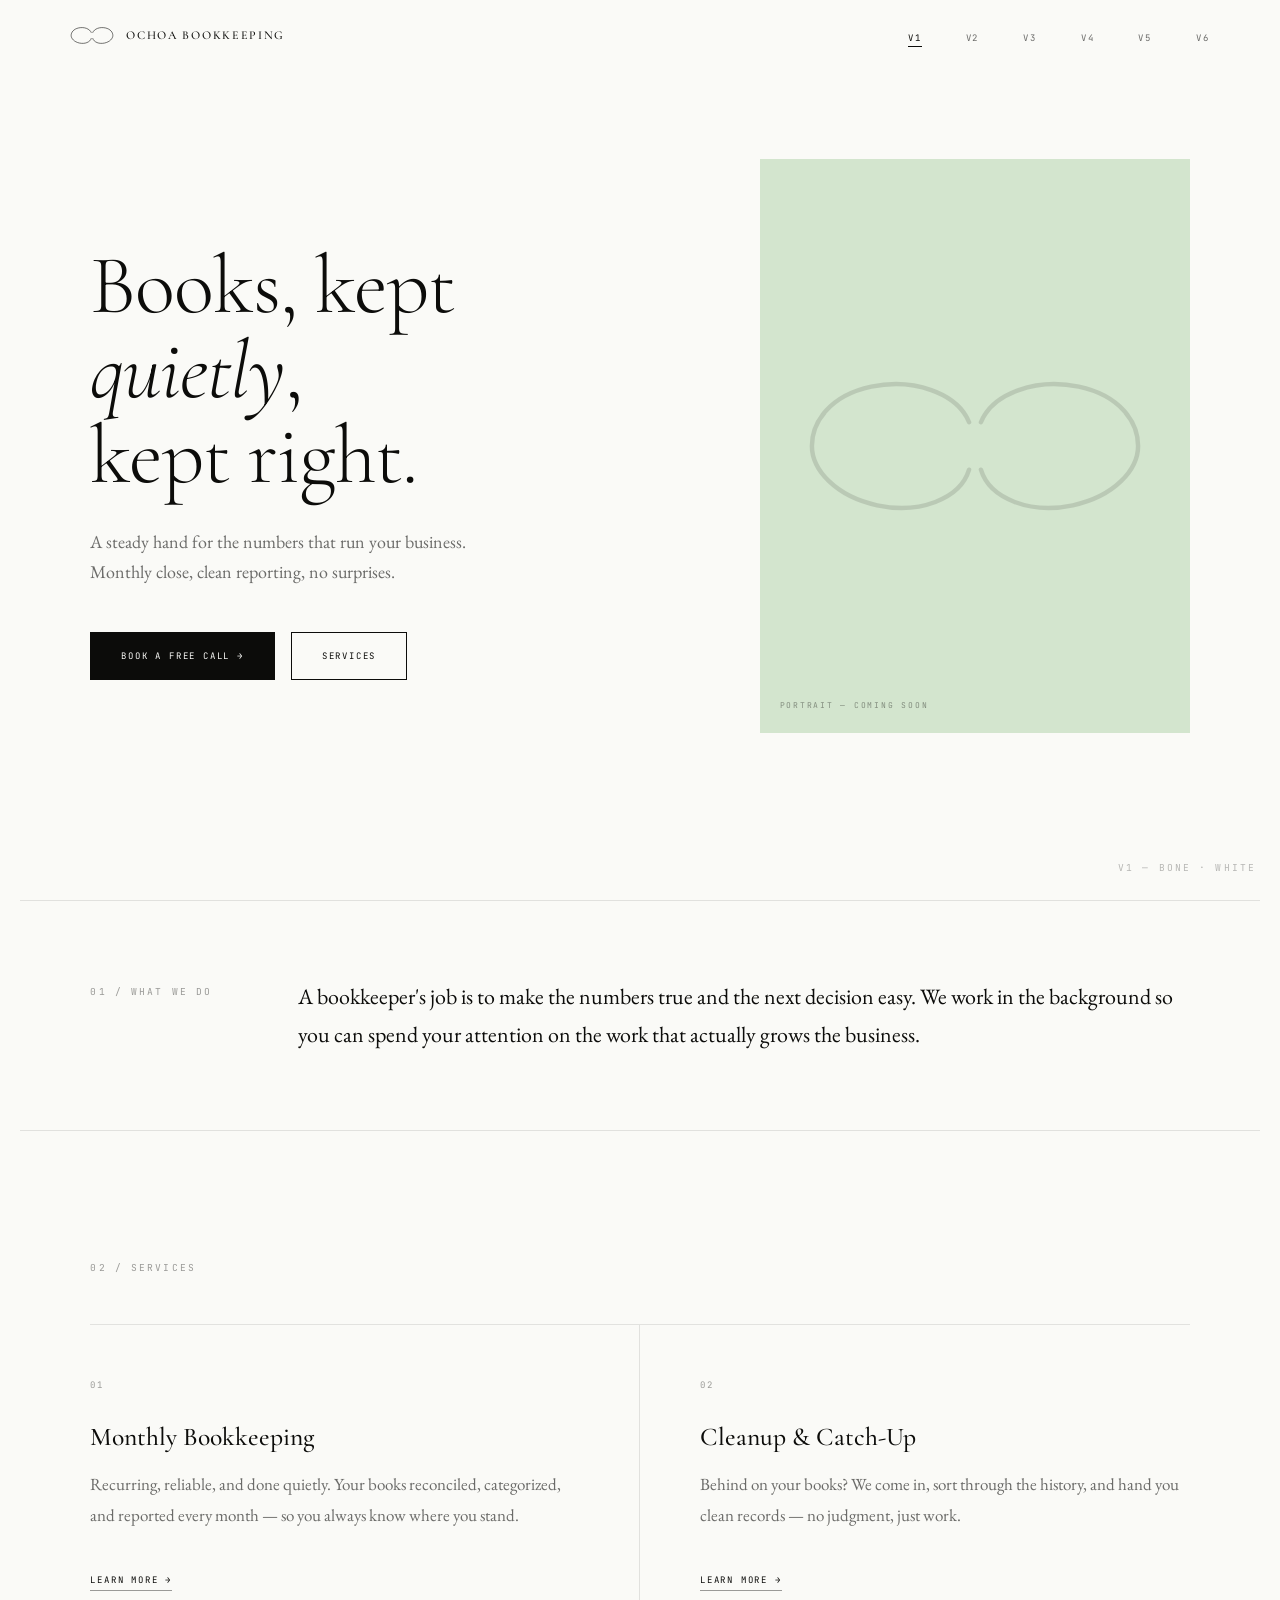
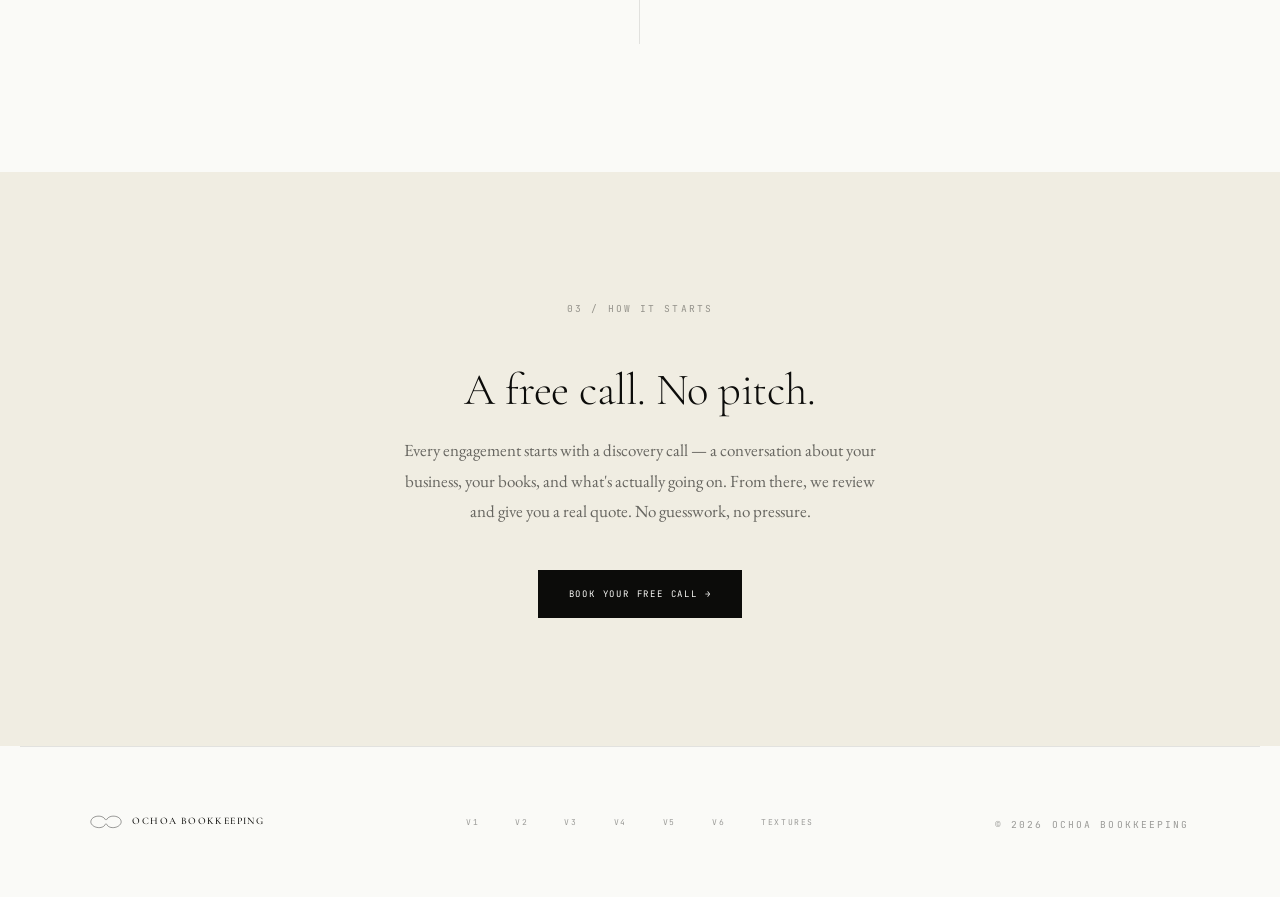
<file: index.html>
<!DOCTYPE html>
<html lang="en">
<head>
  <meta charset="UTF-8">
  <meta name="viewport" content="width=device-width, initial-scale=1.0">
  <title>V1 — Bone · White — Ochoa Bookkeeping</title>
  <link rel="preconnect" href="https://fonts.googleapis.com">
  <link rel="preconnect" href="https://fonts.gstatic.com" crossorigin>
  <link href="https://fonts.googleapis.com/css2?family=Cormorant+Garamond:ital,wght@0,300;0,400;0,500;0,600;1,300;1,400;1,500&family=EB+Garamond:ital,wght@0,400;0,500;1,400&family=JetBrains+Mono:wght@400;500&display=swap" rel="stylesheet">
  <link rel="stylesheet" href="style.css">
</head>
<body>

  <!-- NAV -->
  <nav class="nav">
    <a href="index.html" class="nav-logo">
      <svg class="logo-mark animated" viewBox="0 0 116 50" fill="none" xmlns="http://www.w3.org/2000/svg" aria-hidden="true">
        <path d="M56 17C52 7 37 2 23 5C9 8 3 17 3 25C3 33 11 42 25 45C39 48 53 43 56 33" stroke="currentColor" stroke-width="1.5" stroke-linecap="round" fill="none"/>
        <path d="M60 33C63 43 77 48 91 45C105 42 113 33 113 25C113 17 107 8 93 5C79 2 64 7 60 17" stroke="currentColor" stroke-width="1.5" stroke-linecap="round" fill="none"/>
      </svg>
      <span class="wordmark">Ochoa Bookkeeping</span>
    </a>

    <ul class="nav-links" role="list">
      <li><a href="index.html" title="Bone · White">V1</a></li>
      <li><a href="v2.html"    title="Sage · White">V2</a></li>
      <li><a href="v3.html"    title="Bone · White · Full Texture">V3</a></li>
      <li><a href="v4.html"    title="Sage · White · Full Texture">V4</a></li>
      <li><a href="v5.html"    title="Bone · White · Texture on White">V5</a></li>
      <li><a href="v6.html"    title="Sage · White · Texture on White">V6</a></li>
    </ul>

    <button class="nav-toggle" aria-label="Open menu">
      <span></span><span></span>
    </button>
  </nav>

  <!-- MOBILE MENU -->
  <div class="mobile-menu" role="dialog" aria-label="Version navigation">
    <a href="index.html">V1 — Bone · White</a>
    <a href="v2.html">V2 — Sage · White</a>
    <a href="v3.html">V3 — Bone · Full Texture</a>
    <a href="v4.html">V4 — Sage · Full Texture</a>
    <a href="v5.html">V5 — Bone · White Texture</a>
    <a href="v6.html">V6 — Sage · White Texture</a>
  </div>

  <!-- HERO -->
  <section class="hero">
    <div class="hero-text">
      <h1 class="display">Books, kept <em>quietly</em>,<br>kept right.</h1>
      <p class="hero-sub">A steady hand for the numbers that run your business. Monthly close, clean reporting, no surprises.</p>
      <div class="hero-actions">
        <a href="#" class="btn btn-primary">Book a Free Call →</a>
        <a href="#" class="btn btn-ghost">Services</a>
      </div>
    </div>
    <div class="hero-image">
      <div class="hero-img-box">
        <svg class="mark-bg logo-mark" viewBox="0 0 116 50" fill="none" aria-hidden="true">
          <path d="M56 17C52 7 37 2 23 5C9 8 3 17 3 25C3 33 11 42 25 45C39 48 53 43 56 33" stroke="currentColor" stroke-width="1.5" stroke-linecap="round" fill="none"/>
          <path d="M60 33C63 43 77 48 91 45C105 42 113 33 113 25C113 17 107 8 93 5C79 2 64 7 60 17" stroke="currentColor" stroke-width="1.5" stroke-linecap="round" fill="none"/>
        </svg>
        <span class="mono">Portrait — Coming Soon</span>
      </div>
    </div>
  </section>

  <!-- INTRO STRIP -->
  <div class="intro-strip reveal">
    <span class="label">01 / What we do</span>
    <p class="large-p">A bookkeeper's job is to make the numbers true and the next decision easy. We work in the background so you can spend your attention on the work that actually grows the business.</p>
  </div>

  <!-- SERVICES PREVIEW -->
  <section class="services-preview">
    <span class="label reveal">02 / Services</span>
    <div class="svc-cards">
      <div class="svc-card reveal">
        <span class="card-num">01</span>
        <h3>Monthly Bookkeeping</h3>
        <p>Recurring, reliable, and done quietly. Your books reconciled, categorized, and reported every month — so you always know where you stand.</p>
        <a href="#" class="link-arrow">Learn more →</a>
      </div>
      <div class="svc-card reveal reveal-d2">
        <span class="card-num">02</span>
        <h3>Cleanup &amp; Catch-Up</h3>
        <p>Behind on your books? We come in, sort through the history, and hand you clean records — no judgment, just work.</p>
        <a href="#" class="link-arrow">Learn more →</a>
      </div>
    </div>
  </section>

  <!-- PROCESS TEASER -->
  <section class="process-teaser">
    <span class="label reveal">03 / How it starts</span>
    <h2 class="reveal reveal-d1">A free call. No pitch.</h2>
    <p class="reveal reveal-d2">Every engagement starts with a discovery call — a conversation about your business, your books, and what's actually going on. From there, we review and give you a real quote. No guesswork, no pressure.</p>
    <a href="#" class="btn btn-primary reveal reveal-d3">Book your free call →</a>
  </section>

  <!-- FOOTER -->
  <footer class="site-footer">
    <div class="footer-logo">
      <svg class="logo-mark" viewBox="0 0 116 50" fill="none" aria-hidden="true">
        <path d="M56 17C52 7 37 2 23 5C9 8 3 17 3 25C3 33 11 42 25 45C39 48 53 43 56 33" stroke="currentColor" stroke-width="1.5" stroke-linecap="round" fill="none"/>
        <path d="M60 33C63 43 77 48 91 45C105 42 113 33 113 25C113 17 107 8 93 5C79 2 64 7 60 17" stroke="currentColor" stroke-width="1.5" stroke-linecap="round" fill="none"/>
      </svg>
      <span class="wordmark">Ochoa Bookkeeping</span>
    </div>
    <nav class="footer-nav" aria-label="Version navigation">
      <a href="index.html">V1</a>
      <a href="v2.html">V2</a>
      <a href="v3.html">V3</a>
      <a href="v4.html">V4</a>
      <a href="v5.html">V5</a>
      <a href="v6.html">V6</a>
      <a href="textures.html">Textures</a>
    </nav>
    <div class="footer-copy">
      <span class="mono">© 2026 Ochoa Bookkeeping</span>
    </div>
  </footer>

  <div class="v-badge"><span class="mono">V1 — Bone · White</span></div>
  <script src="script.js"></script>
</body>
</html>
</file>
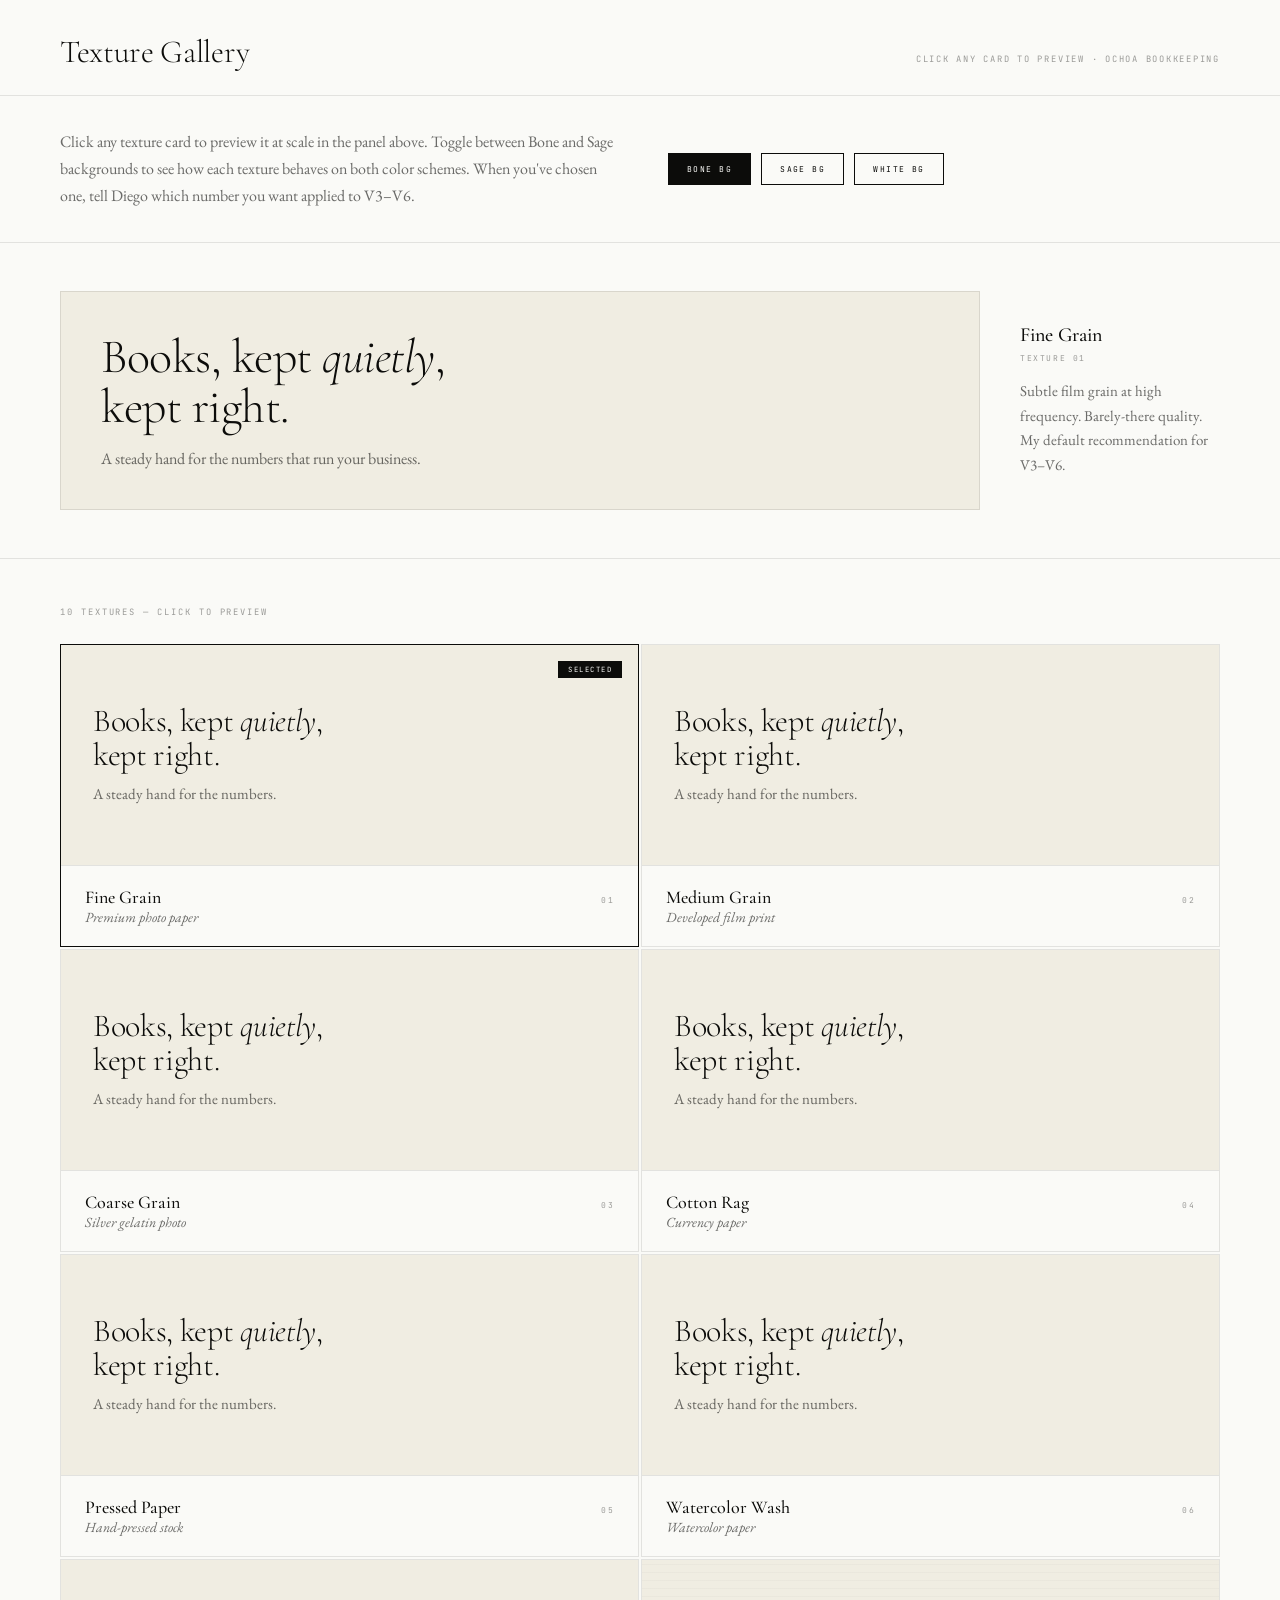
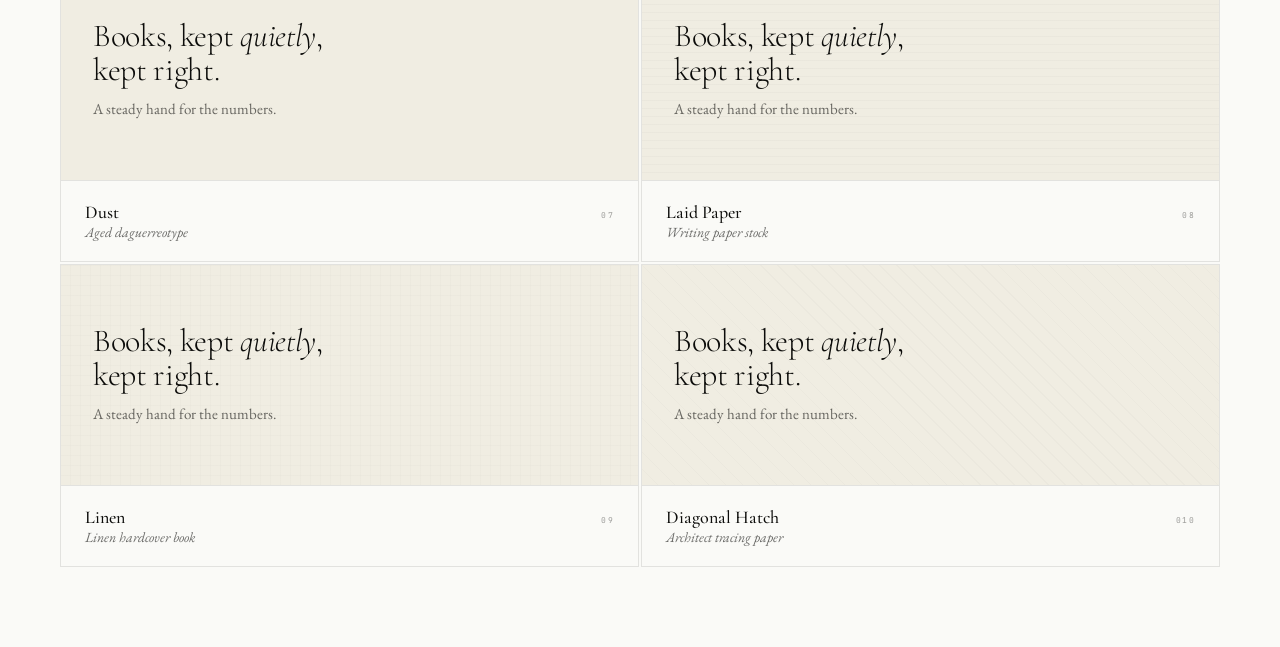
<file: textures.html>
<!DOCTYPE html>
<html lang="en">
<head>
  <meta charset="UTF-8">
  <meta name="viewport" content="width=device-width, initial-scale=1.0">
  <title>Texture Gallery — Ochoa Bookkeeping</title>
  <link rel="preconnect" href="https://fonts.googleapis.com">
  <link rel="preconnect" href="https://fonts.gstatic.com" crossorigin>
  <link href="https://fonts.googleapis.com/css2?family=Cormorant+Garamond:ital,wght@0,300;0,400;0,500;1,300;1,400&family=EB+Garamond:ital,wght@0,400;1,400&family=JetBrains+Mono:wght@400&display=swap" rel="stylesheet">
  <style>
    :root {
      --paper: #FAFAF7;
      --bone:  #F0EDE2;
      --sage:  #F1F5EE;
      --ink:   #0C0C0A;
      --ink-40: rgba(12,12,10,.4);
      --ink-60: rgba(12,12,10,.6);
      --ink-10: rgba(12,12,10,.1);
      --font-d: 'Cormorant Garamond', Georgia, serif;
      --font-b: 'EB Garamond', Georgia, serif;
      --font-m: 'JetBrains Mono', monospace;
    }
    *,*::before,*::after{box-sizing:border-box;margin:0;padding:0}
    html{-webkit-font-smoothing:antialiased}
    body{background:var(--paper);color:var(--ink);font-family:var(--font-b)}

    /* --- NAV --- */
    .bar{
      padding: 32px 60px 24px;
      border-bottom: 1px solid var(--ink-10);
      display: flex; align-items: baseline; justify-content: space-between;
    }
    .bar h1{font-family:var(--font-d);font-weight:300;font-size:2rem;letter-spacing:-.01em}
    .bar p{font-family:var(--font-m);font-size:.55rem;letter-spacing:.2em;text-transform:uppercase;color:var(--ink-40)}

    /* --- INSTRUCTION --- */
    .instruction{
      padding: 32px 60px;
      display:flex; gap:48px; align-items:center;
      border-bottom: 1px solid var(--ink-10);
    }
    .instruction p{font-size:1rem;color:var(--ink-60);line-height:1.7;max-width:560px}
    .scheme-btns{display:flex;gap:10px;flex-shrink:0}
    .scheme-btn{
      font-family:var(--font-m);font-size:.5rem;letter-spacing:.18em;text-transform:uppercase;
      padding:10px 18px;border:1px solid var(--ink);background:transparent;cursor:pointer;
      transition:background .2s,color .2s;color:var(--ink);white-space:nowrap;
    }
    .scheme-btn.active,.scheme-btn:hover{background:var(--ink);color:var(--paper)}

    /* --- PREVIEW BAND --- */
    .preview-band{
      padding: 48px 60px;
      border-bottom: 1px solid var(--ink-10);
      display:flex; gap:40px; align-items:center;
    }
    .preview-band-inner{
      flex:1;
      min-height:200px;
      display:flex;flex-direction:column;justify-content:center;
      padding:40px;
      border:1px solid var(--ink-10);
      transition:background-image .1s;
      position:relative;
      overflow:hidden;
    }
    .preview-band-inner::after{
      content:'';position:absolute;inset:0;
      background-image:var(--preview-tex);
      background-size:var(--preview-size, 250px) var(--preview-size, 250px);
      opacity:var(--preview-opacity, 0.042);
      pointer-events:none;
    }
    .preview-band-inner h2{
      font-family:var(--font-d);font-weight:300;font-size:3rem;
      letter-spacing:-.01em;line-height:1.05;
      margin-bottom:16px;position:relative;z-index:1;
    }
    .preview-band-inner h2 em{font-style:italic;font-weight:300}
    .preview-band-inner p{font-size:1rem;color:var(--ink-60);position:relative;z-index:1}
    .preview-label{
      width:200px;flex-shrink:0;
    }
    .preview-label .ptitle{
      font-family:var(--font-d);font-size:1.25rem;font-weight:500;
      display:block;margin-bottom:6px;
    }
    .preview-label .pmono{
      font-family:var(--font-m);font-size:.5rem;letter-spacing:.2em;
      text-transform:uppercase;color:var(--ink-40);display:block;margin-bottom:16px;
    }
    .preview-label .pdesc{
      font-size:.9375rem;color:var(--ink-60);line-height:1.65;
    }

    /* --- GRID --- */
    .grid-head{
      padding: 40px 60px 24px;
    }
    .grid-head span{
      font-family:var(--font-m);font-size:.55rem;letter-spacing:.22em;text-transform:uppercase;
      color:var(--ink-40);
    }
    .grid{
      display:grid;
      grid-template-columns:repeat(2,1fr);
      gap:2px;
      padding:0 60px 80px;
    }
    .tex-card{
      border:1px solid var(--ink-10);
      cursor:pointer;
      position:relative;
      overflow:hidden;
      transition:border-color .2s;
    }
    .tex-card:hover,.tex-card.selected{border-color:var(--ink)}
    .tex-card.selected::before{
      content:'SELECTED';
      position:absolute;top:16px;right:16px;
      font-family:var(--font-m);font-size:.45rem;letter-spacing:.2em;
      background:var(--ink);color:var(--paper);padding:4px 10px;
      z-index:10;
    }

    /* Swatch area */
    .swatch{
      height:220px;
      position:relative;
      overflow:hidden;
      transition:background .2s;
    }
    .swatch-tex{
      position:absolute;inset:0;
      background-size:250px 250px;
      background-repeat:repeat;
    }
    .swatch-text{
      position:absolute;inset:0;
      display:flex;flex-direction:column;justify-content:center;
      padding:32px;
    }
    .swatch-text h3{
      font-family:var(--font-d);font-weight:300;font-size:2rem;
      letter-spacing:-.01em;line-height:1.05;margin-bottom:10px;
    }
    .swatch-text h3 em{font-style:italic}
    .swatch-text p{font-size:.9375rem;color:var(--ink-60);line-height:1.65}

    /* Card footer */
    .card-foot{
      padding:20px 24px;
      border-top:1px solid var(--ink-10);
      display:flex;align-items:baseline;justify-content:space-between;
      gap:16px;
    }
    .tex-name{
      font-family:var(--font-d);font-weight:500;font-size:1.125rem;
    }
    .tex-desc{
      font-family:var(--font-m);font-size:.5rem;letter-spacing:.16em;text-transform:uppercase;
      color:var(--ink-40);
    }
    .tex-vibe{
      font-family:var(--font-b);font-size:.875rem;color:var(--ink-60);font-style:italic;
    }

    @media(max-width:800px){
      .bar,.instruction,.preview-band,.grid-head{padding-left:24px;padding-right:24px}
      .grid{grid-template-columns:1fr;padding-left:24px;padding-right:24px}
      .instruction{flex-direction:column;gap:20px}
      .preview-band{flex-direction:column}
      .preview-label{width:auto}
    }
  </style>
</head>
<body>

<div class="bar">
  <h1>Texture Gallery</h1>
  <p>Click any card to preview · Ochoa Bookkeeping</p>
</div>

<div class="instruction">
  <p>Click any texture card to preview it at scale in the panel above. Toggle between Bone and Sage backgrounds to see how each texture behaves on both color schemes. When you've chosen one, tell Diego which number you want applied to V3–V6.</p>
  <div class="scheme-btns">
    <button class="scheme-btn active" data-scheme="bone">Bone bg</button>
    <button class="scheme-btn" data-scheme="sage">Sage bg</button>
    <button class="scheme-btn" data-scheme="white">White bg</button>
  </div>
</div>

<!-- LIVE PREVIEW BAND -->
<div class="preview-band">
  <div class="preview-band-inner" id="preview-box" style="background:var(--bone);">
    <h2>Books, kept <em>quietly</em>,<br>kept right.</h2>
    <p>A steady hand for the numbers that run your business.</p>
  </div>
  <div class="preview-label">
    <span class="ptitle" id="preview-name">Fine Grain</span>
    <span class="pmono" id="preview-num">Texture 01</span>
    <p class="pdesc" id="preview-desc">Subtle film grain. The default pick — reads like premium photo paper at any scale.</p>
  </div>
</div>

<div class="grid-head">
  <span>10 Textures — click to preview</span>
</div>

<div class="grid" id="tex-grid">
  <!-- Cards injected by JS -->
</div>

<script>
const TEXTURES = [
  {
    id: 1,
    name: 'Fine Grain',
    vibe: 'Premium photo paper',
    desc: 'Subtle film grain at high frequency. Barely-there quality. My default recommendation for V3–V6.',
    size: 250,
    opacity: 0.042,
    css: buildNoise('fractalNoise', '0.65', 3, 1)
  },
  {
    id: 2,
    name: 'Medium Grain',
    vibe: 'Developed film print',
    desc: 'One step coarser than fine grain. Still elegant — reads more like a matte print.',
    size: 280,
    opacity: 0.048,
    css: buildNoise('fractalNoise', '0.45', 4, 1)
  },
  {
    id: 3,
    name: 'Coarse Grain',
    vibe: 'Silver gelatin photo',
    desc: 'Clearly visible grain structure. Bold texture statement — best used lightly.',
    size: 320,
    opacity: 0.038,
    css: buildNoise('fractalNoise', '0.25', 5, 1)
  },
  {
    id: 4,
    name: 'Cotton Rag',
    vibe: 'Currency paper',
    desc: 'Anisotropic noise — stronger in one axis. Creates the faint fiber look of cotton rag stock.',
    size: 260,
    opacity: 0.052,
    css: buildNoise('fractalNoise', '0.35 0.06', 4, 1)
  },
  {
    id: 5,
    name: 'Pressed Paper',
    vibe: 'Hand-pressed stock',
    desc: 'Low-frequency, high-octave noise. Organic, slightly uneven — like a letterpress impression.',
    size: 400,
    opacity: 0.038,
    css: buildNoise('fractalNoise', '0.15', 6, 1)
  },
  {
    id: 6,
    name: 'Watercolor Wash',
    vibe: 'Watercolor paper',
    desc: 'Non-fractal turbulence at very low frequency. Creates soft tonal variation, like a gentle wash.',
    size: 500,
    opacity: 0.035,
    css: buildNoise('turbulence', '0.02 0.04', 4, 1)
  },
  {
    id: 7,
    name: 'Dust',
    vibe: 'Aged daguerreotype',
    desc: 'Very high frequency, single octave. Fine random speckle — like dust particles on old paper.',
    size: 200,
    opacity: 0.055,
    css: buildNoise('fractalNoise', '0.9', 1, 1)
  },
  {
    id: 8,
    name: 'Laid Paper',
    vibe: 'Writing paper stock',
    desc: 'Faint horizontal lines, like traditional laid writing paper. Clean, quiet, very editorial.',
    size: null,
    opacity: 1,
    css: "repeating-linear-gradient(0deg, transparent 0px, transparent 7px, rgba(12,12,10,0.022) 7px, rgba(12,12,10,0.022) 8px)"
  },
  {
    id: 9,
    name: 'Linen',
    vibe: 'Linen hardcover book',
    desc: 'Fine crosshatch at very low opacity. Suggests fabric without shouting it.',
    size: null,
    opacity: 1,
    css: "repeating-linear-gradient(0deg,transparent 0,transparent 9px,rgba(12,12,10,0.016) 9px,rgba(12,12,10,0.016) 10px),repeating-linear-gradient(90deg,transparent 0,transparent 9px,rgba(12,12,10,0.016) 9px,rgba(12,12,10,0.016) 10px)"
  },
  {
    id: 10,
    name: 'Diagonal Hatch',
    vibe: 'Architect tracing paper',
    desc: 'Subtle 45° diagonal lines. Adds directionality and a quiet precision to the surface.',
    size: null,
    opacity: 1,
    css: "repeating-linear-gradient(45deg,transparent 0,transparent 11px,rgba(12,12,10,0.018) 11px,rgba(12,12,10,0.018) 12px)"
  }
];

function buildNoise(type, freq, octaves, opacity) {
  const svg = `<svg xmlns='http://www.w3.org/2000/svg' width='300' height='300'><filter id='n'><feTurbulence type='${type}' baseFrequency='${freq}' numOctaves='${octaves}' stitchTiles='stitch'/></filter><rect width='300' height='300' filter='url(%23n)' opacity='${opacity}'/></svg>`;
  return `url("data:image/svg+xml,${encodeURIComponent(svg).replace(/%20/g,'+')}")`;
}

// Also update TEXTURES after function definition
TEXTURES[0].css = buildNoise('fractalNoise', '0.65', 3, 1);
TEXTURES[1].css = buildNoise('fractalNoise', '0.45', 4, 1);
TEXTURES[2].css = buildNoise('fractalNoise', '0.25', 5, 1);
TEXTURES[3].css = buildNoise('fractalNoise', '0.35 0.06', 4, 1);
TEXTURES[4].css = buildNoise('fractalNoise', '0.15', 6, 1);
TEXTURES[5].css = buildNoise('turbulence', '0.02 0.04', 4, 1);
TEXTURES[6].css = buildNoise('fractalNoise', '0.9', 1, 1);

let currentScheme = 'bone';
let selectedId = 1;

const schemeColors = { bone: '#F0EDE2', sage: '#F1F5EE', white: '#FAFAF7' };

function getSwatchBg(scheme) {
  return schemeColors[scheme] || schemeColors.bone;
}

function renderCards() {
  const grid = document.getElementById('tex-grid');
  grid.innerHTML = '';
  TEXTURES.forEach(tex => {
    const card = document.createElement('div');
    card.className = 'tex-card' + (tex.id === selectedId ? ' selected' : '');
    card.dataset.id = tex.id;

    const bgColor = getSwatchBg(currentScheme);
    const isCSS = tex.size === null;
    const swatchStyle = isCSS
      ? `background-color:${bgColor};`
      : `background-color:${bgColor};`;

    let texLayerStyle = '';
    if (isCSS) {
      texLayerStyle = `background-image:${tex.css};background-size:auto;opacity:${tex.opacity};`;
    } else {
      texLayerStyle = `background-image:${tex.css};background-size:${tex.size}px ${tex.size}px;opacity:${tex.opacity};`;
    }

    card.innerHTML = `
      <div class="swatch" style="${swatchStyle}">
        <div class="swatch-tex" style="${texLayerStyle}"></div>
        <div class="swatch-text">
          <h3>Books, kept <em>quietly</em>,<br>kept right.</h3>
          <p>A steady hand for the numbers.</p>
        </div>
      </div>
      <div class="card-foot">
        <div>
          <div class="tex-name">${tex.name}</div>
          <div class="tex-vibe">${tex.vibe}</div>
        </div>
        <div class="tex-desc">0${tex.id}</div>
      </div>
    `;
    card.addEventListener('click', () => selectTexture(tex.id));
    grid.appendChild(card);
  });
}

function selectTexture(id) {
  selectedId = id;
  const tex = TEXTURES.find(t => t.id === id);
  const box = document.getElementById('preview-box');
  const isCSS = tex.size === null;

  // Update preview via CSS custom properties
  const root = document.documentElement;
  root.style.setProperty('--preview-tex', tex.css);
  root.style.setProperty('--preview-size', isCSS ? 'auto' : tex.size + 'px');
  root.style.setProperty('--preview-opacity', tex.opacity);

  document.getElementById('preview-name').textContent = tex.name;
  document.getElementById('preview-num').textContent = `Texture 0${id}`;
  document.getElementById('preview-desc').textContent = tex.desc;

  renderCards();
}

// Scheme toggle
document.querySelectorAll('.scheme-btn').forEach(btn => {
  btn.addEventListener('click', () => {
    currentScheme = btn.dataset.scheme;
    document.querySelectorAll('.scheme-btn').forEach(b => b.classList.remove('active'));
    btn.classList.add('active');
    // Update preview box background
    document.getElementById('preview-box').style.background = getSwatchBg(currentScheme);
    renderCards();
  });
});

// Init
renderCards();
selectTexture(1);
</script>
</body>
</html>
</file>
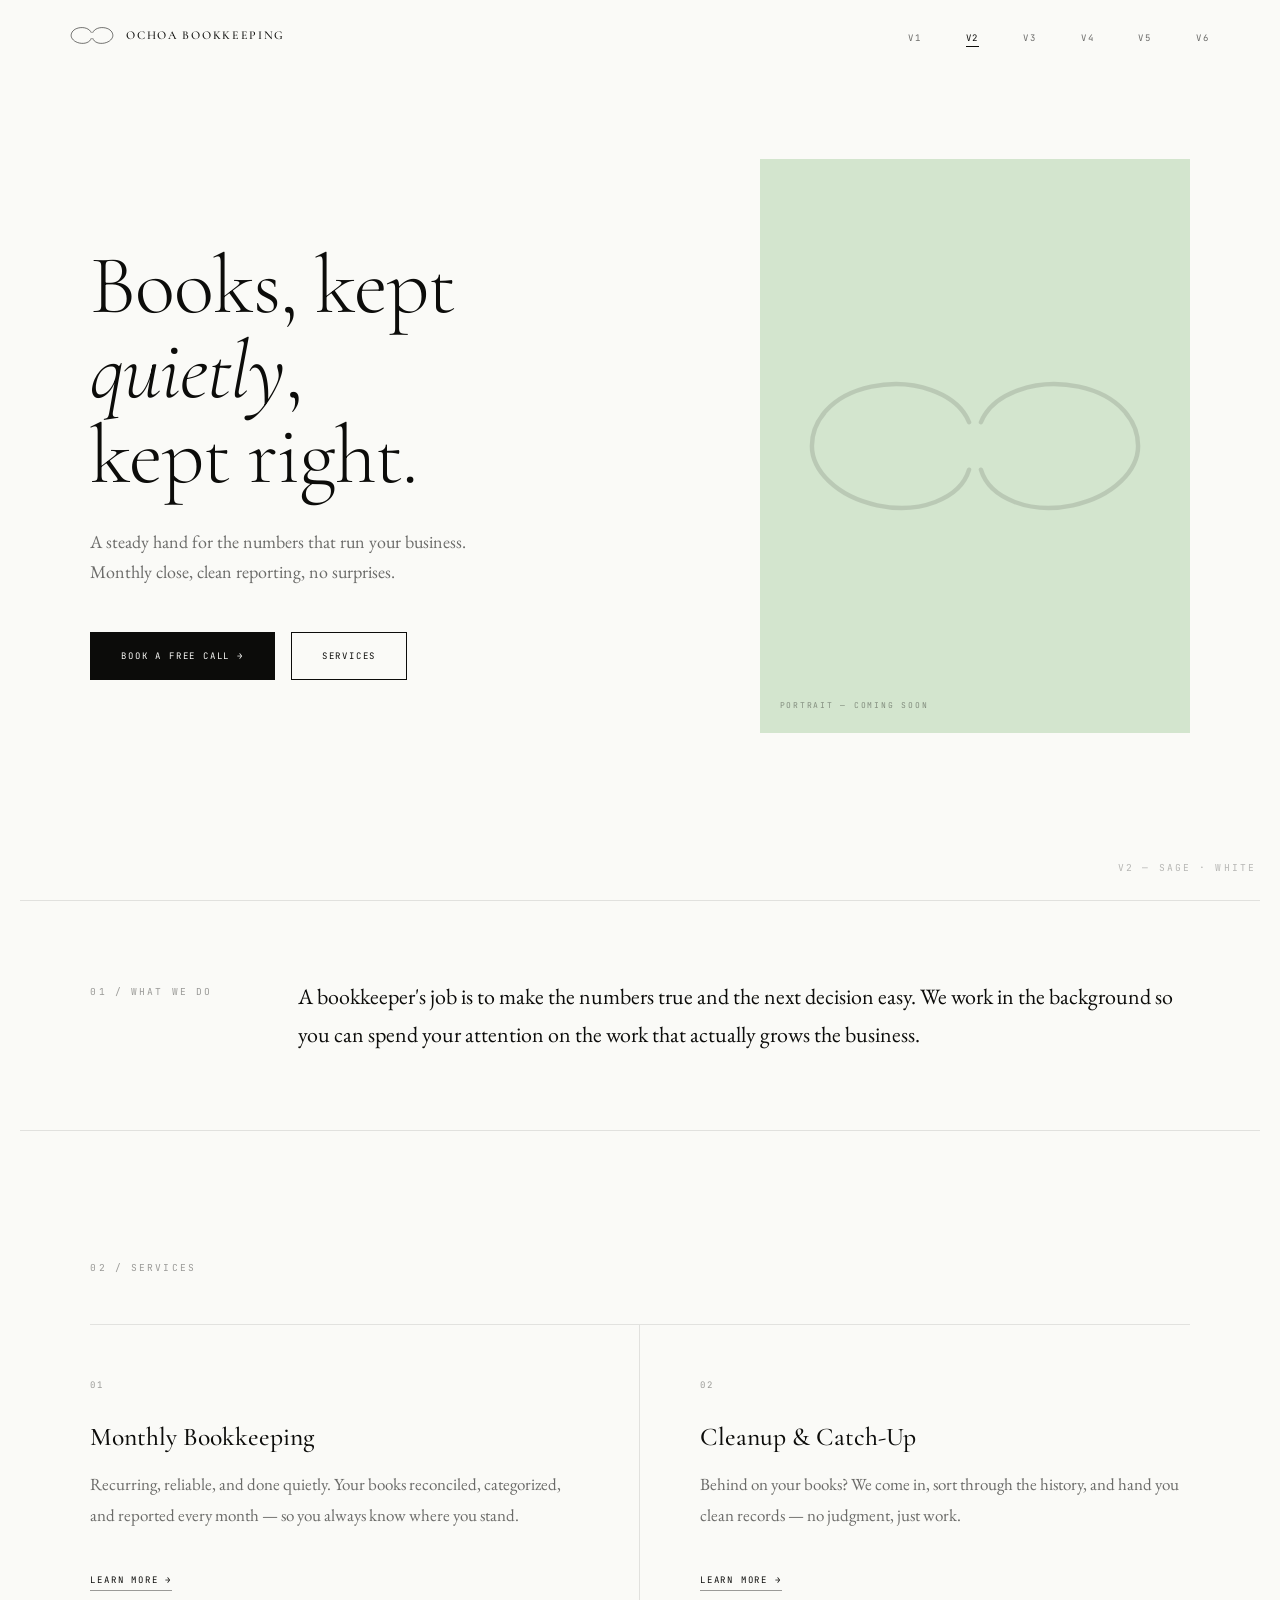
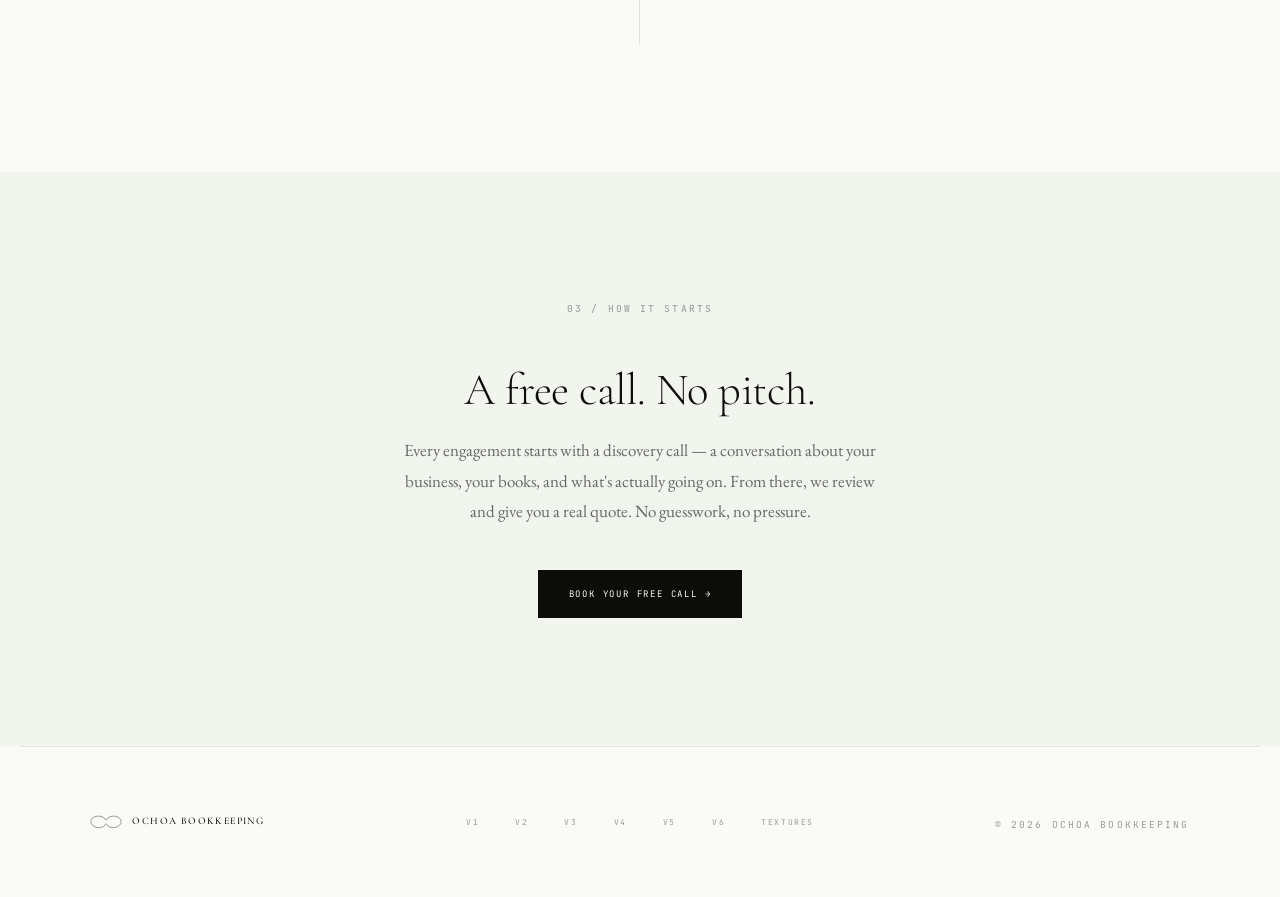
<file: v2.html>
<!DOCTYPE html>
<html lang="en">
<head>
  <meta charset="UTF-8">
  <meta name="viewport" content="width=device-width, initial-scale=1.0">
  <title>V2 — Sage · White — Ochoa Bookkeeping</title>
  <link rel="preconnect" href="https://fonts.googleapis.com">
  <link rel="preconnect" href="https://fonts.gstatic.com" crossorigin>
  <link href="https://fonts.googleapis.com/css2?family=Cormorant+Garamond:ital,wght@0,300;0,400;0,500;0,600;1,300;1,400;1,500&family=EB+Garamond:ital,wght@0,400;0,500;1,400&family=JetBrains+Mono:wght@400;500&display=swap" rel="stylesheet">
  <link rel="stylesheet" href="style.css">
</head>
<body class="v-sage">

  <!-- NAV -->
  <nav class="nav">
    <a href="index.html" class="nav-logo">
      <svg class="logo-mark animated" viewBox="0 0 116 50" fill="none" xmlns="http://www.w3.org/2000/svg" aria-hidden="true">
        <path d="M56 17C52 7 37 2 23 5C9 8 3 17 3 25C3 33 11 42 25 45C39 48 53 43 56 33" stroke="currentColor" stroke-width="1.5" stroke-linecap="round" fill="none"/>
        <path d="M60 33C63 43 77 48 91 45C105 42 113 33 113 25C113 17 107 8 93 5C79 2 64 7 60 17" stroke="currentColor" stroke-width="1.5" stroke-linecap="round" fill="none"/>
      </svg>
      <span class="wordmark">Ochoa Bookkeeping</span>
    </a>

    <ul class="nav-links" role="list">
      <li><a href="index.html" title="Bone · White">V1</a></li>
      <li><a href="v2.html"    title="Sage · White">V2</a></li>
      <li><a href="v3.html"    title="Bone · White · Full Texture">V3</a></li>
      <li><a href="v4.html"    title="Sage · White · Full Texture">V4</a></li>
      <li><a href="v5.html"    title="Bone · White · Texture on White">V5</a></li>
      <li><a href="v6.html"    title="Sage · White · Texture on White">V6</a></li>
    </ul>

    <button class="nav-toggle" aria-label="Open menu">
      <span></span><span></span>
    </button>
  </nav>

  <!-- MOBILE MENU -->
  <div class="mobile-menu" role="dialog" aria-label="Version navigation">
    <a href="index.html">V1 — Bone · White</a>
    <a href="v2.html">V2 — Sage · White</a>
    <a href="v3.html">V3 — Bone · Full Texture</a>
    <a href="v4.html">V4 — Sage · Full Texture</a>
    <a href="v5.html">V5 — Bone · White Texture</a>
    <a href="v6.html">V6 — Sage · White Texture</a>
  </div>

  <!-- HERO -->
  <section class="hero">
    <div class="hero-text">
      <h1 class="display">Books, kept <em>quietly</em>,<br>kept right.</h1>
      <p class="hero-sub">A steady hand for the numbers that run your business. Monthly close, clean reporting, no surprises.</p>
      <div class="hero-actions">
        <a href="#" class="btn btn-primary">Book a Free Call →</a>
        <a href="#" class="btn btn-ghost">Services</a>
      </div>
    </div>
    <div class="hero-image">
      <div class="hero-img-box">
        <svg class="mark-bg logo-mark" viewBox="0 0 116 50" fill="none" aria-hidden="true">
          <path d="M56 17C52 7 37 2 23 5C9 8 3 17 3 25C3 33 11 42 25 45C39 48 53 43 56 33" stroke="currentColor" stroke-width="1.5" stroke-linecap="round" fill="none"/>
          <path d="M60 33C63 43 77 48 91 45C105 42 113 33 113 25C113 17 107 8 93 5C79 2 64 7 60 17" stroke="currentColor" stroke-width="1.5" stroke-linecap="round" fill="none"/>
        </svg>
        <span class="mono">Portrait — Coming Soon</span>
      </div>
    </div>
  </section>

  <!-- INTRO STRIP -->
  <div class="intro-strip reveal">
    <span class="label">01 / What we do</span>
    <p class="large-p">A bookkeeper's job is to make the numbers true and the next decision easy. We work in the background so you can spend your attention on the work that actually grows the business.</p>
  </div>

  <!-- SERVICES PREVIEW -->
  <section class="services-preview">
    <span class="label reveal">02 / Services</span>
    <div class="svc-cards">
      <div class="svc-card reveal">
        <span class="card-num">01</span>
        <h3>Monthly Bookkeeping</h3>
        <p>Recurring, reliable, and done quietly. Your books reconciled, categorized, and reported every month — so you always know where you stand.</p>
        <a href="#" class="link-arrow">Learn more →</a>
      </div>
      <div class="svc-card reveal reveal-d2">
        <span class="card-num">02</span>
        <h3>Cleanup &amp; Catch-Up</h3>
        <p>Behind on your books? We come in, sort through the history, and hand you clean records — no judgment, just work.</p>
        <a href="#" class="link-arrow">Learn more →</a>
      </div>
    </div>
  </section>

  <!-- PROCESS TEASER -->
  <section class="process-teaser">
    <span class="label reveal">03 / How it starts</span>
    <h2 class="reveal reveal-d1">A free call. No pitch.</h2>
    <p class="reveal reveal-d2">Every engagement starts with a discovery call — a conversation about your business, your books, and what's actually going on. From there, we review and give you a real quote. No guesswork, no pressure.</p>
    <a href="#" class="btn btn-primary reveal reveal-d3">Book your free call →</a>
  </section>

  <!-- FOOTER -->
  <footer class="site-footer">
    <div class="footer-logo">
      <svg class="logo-mark" viewBox="0 0 116 50" fill="none" aria-hidden="true">
        <path d="M56 17C52 7 37 2 23 5C9 8 3 17 3 25C3 33 11 42 25 45C39 48 53 43 56 33" stroke="currentColor" stroke-width="1.5" stroke-linecap="round" fill="none"/>
        <path d="M60 33C63 43 77 48 91 45C105 42 113 33 113 25C113 17 107 8 93 5C79 2 64 7 60 17" stroke="currentColor" stroke-width="1.5" stroke-linecap="round" fill="none"/>
      </svg>
      <span class="wordmark">Ochoa Bookkeeping</span>
    </div>
    <nav class="footer-nav" aria-label="Version navigation">
      <a href="index.html">V1</a>
      <a href="v2.html">V2</a>
      <a href="v3.html">V3</a>
      <a href="v4.html">V4</a>
      <a href="v5.html">V5</a>
      <a href="v6.html">V6</a>
      <a href="textures.html">Textures</a>
    </nav>
    <div class="footer-copy">
      <span class="mono">© 2026 Ochoa Bookkeeping</span>
    </div>
  </footer>

  <div class="v-badge"><span class="mono">V2 — Sage · White</span></div>
  <script src="script.js"></script>
</body>
</html>
</file>
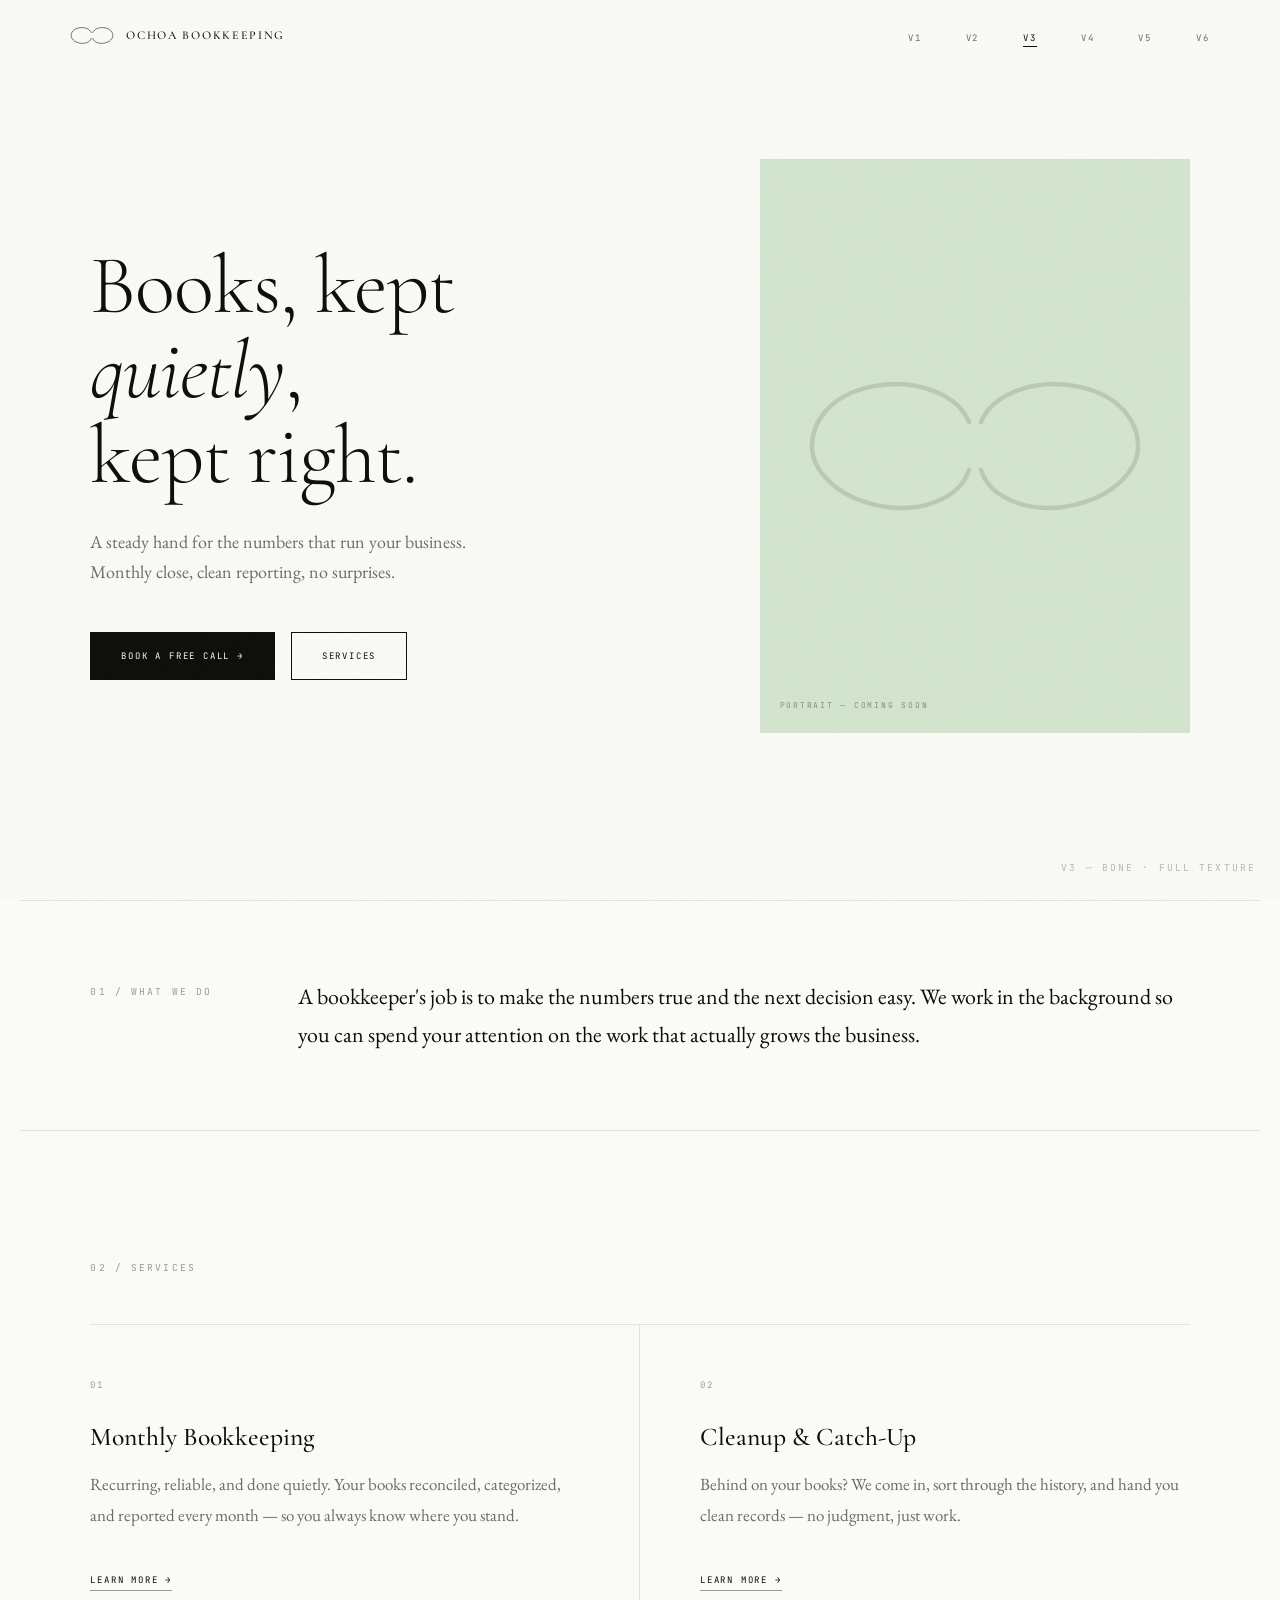
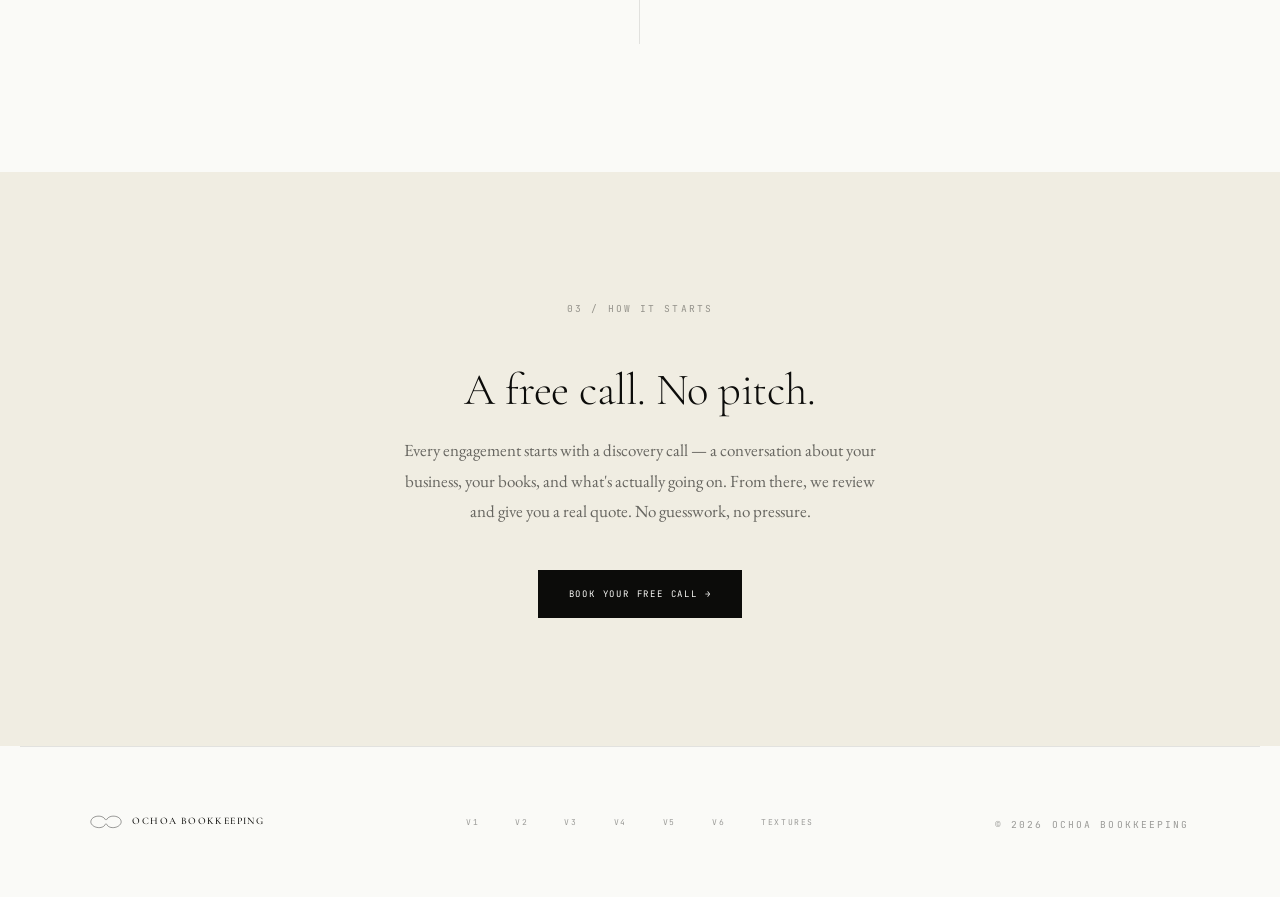
<file: v3.html>
<!DOCTYPE html>
<html lang="en">
<head>
  <meta charset="UTF-8">
  <meta name="viewport" content="width=device-width, initial-scale=1.0">
  <title>V3 — Bone · Full Texture — Ochoa Bookkeeping</title>
  <link rel="preconnect" href="https://fonts.googleapis.com">
  <link rel="preconnect" href="https://fonts.gstatic.com" crossorigin>
  <link href="https://fonts.googleapis.com/css2?family=Cormorant+Garamond:ital,wght@0,300;0,400;0,500;0,600;1,300;1,400;1,500&family=EB+Garamond:ital,wght@0,400;0,500;1,400&family=JetBrains+Mono:wght@400;500&display=swap" rel="stylesheet">
  <link rel="stylesheet" href="style.css">
</head>
<body class="texture-full">

  <!-- NAV -->
  <nav class="nav">
    <a href="index.html" class="nav-logo">
      <svg class="logo-mark animated" viewBox="0 0 116 50" fill="none" xmlns="http://www.w3.org/2000/svg" aria-hidden="true">
        <path d="M56 17C52 7 37 2 23 5C9 8 3 17 3 25C3 33 11 42 25 45C39 48 53 43 56 33" stroke="currentColor" stroke-width="1.5" stroke-linecap="round" fill="none"/>
        <path d="M60 33C63 43 77 48 91 45C105 42 113 33 113 25C113 17 107 8 93 5C79 2 64 7 60 17" stroke="currentColor" stroke-width="1.5" stroke-linecap="round" fill="none"/>
      </svg>
      <span class="wordmark">Ochoa Bookkeeping</span>
    </a>

    <ul class="nav-links" role="list">
      <li><a href="index.html" title="Bone · White">V1</a></li>
      <li><a href="v2.html"    title="Sage · White">V2</a></li>
      <li><a href="v3.html"    title="Bone · White · Full Texture">V3</a></li>
      <li><a href="v4.html"    title="Sage · White · Full Texture">V4</a></li>
      <li><a href="v5.html"    title="Bone · White · Texture on White">V5</a></li>
      <li><a href="v6.html"    title="Sage · White · Texture on White">V6</a></li>
    </ul>

    <button class="nav-toggle" aria-label="Open menu">
      <span></span><span></span>
    </button>
  </nav>

  <!-- MOBILE MENU -->
  <div class="mobile-menu" role="dialog" aria-label="Version navigation">
    <a href="index.html">V1 — Bone · White</a>
    <a href="v2.html">V2 — Sage · White</a>
    <a href="v3.html">V3 — Bone · Full Texture</a>
    <a href="v4.html">V4 — Sage · Full Texture</a>
    <a href="v5.html">V5 — Bone · White Texture</a>
    <a href="v6.html">V6 — Sage · White Texture</a>
  </div>

  <!-- HERO -->
  <section class="hero">
    <div class="hero-text">
      <h1 class="display">Books, kept <em>quietly</em>,<br>kept right.</h1>
      <p class="hero-sub">A steady hand for the numbers that run your business. Monthly close, clean reporting, no surprises.</p>
      <div class="hero-actions">
        <a href="#" class="btn btn-primary">Book a Free Call →</a>
        <a href="#" class="btn btn-ghost">Services</a>
      </div>
    </div>
    <div class="hero-image">
      <div class="hero-img-box">
        <svg class="mark-bg logo-mark" viewBox="0 0 116 50" fill="none" aria-hidden="true">
          <path d="M56 17C52 7 37 2 23 5C9 8 3 17 3 25C3 33 11 42 25 45C39 48 53 43 56 33" stroke="currentColor" stroke-width="1.5" stroke-linecap="round" fill="none"/>
          <path d="M60 33C63 43 77 48 91 45C105 42 113 33 113 25C113 17 107 8 93 5C79 2 64 7 60 17" stroke="currentColor" stroke-width="1.5" stroke-linecap="round" fill="none"/>
        </svg>
        <span class="mono">Portrait — Coming Soon</span>
      </div>
    </div>
  </section>

  <!-- INTRO STRIP -->
  <div class="intro-strip reveal">
    <span class="label">01 / What we do</span>
    <p class="large-p">A bookkeeper's job is to make the numbers true and the next decision easy. We work in the background so you can spend your attention on the work that actually grows the business.</p>
  </div>

  <!-- SERVICES PREVIEW -->
  <section class="services-preview">
    <span class="label reveal">02 / Services</span>
    <div class="svc-cards">
      <div class="svc-card reveal">
        <span class="card-num">01</span>
        <h3>Monthly Bookkeeping</h3>
        <p>Recurring, reliable, and done quietly. Your books reconciled, categorized, and reported every month — so you always know where you stand.</p>
        <a href="#" class="link-arrow">Learn more →</a>
      </div>
      <div class="svc-card reveal reveal-d2">
        <span class="card-num">02</span>
        <h3>Cleanup &amp; Catch-Up</h3>
        <p>Behind on your books? We come in, sort through the history, and hand you clean records — no judgment, just work.</p>
        <a href="#" class="link-arrow">Learn more →</a>
      </div>
    </div>
  </section>

  <!-- PROCESS TEASER -->
  <section class="process-teaser">
    <span class="label reveal">03 / How it starts</span>
    <h2 class="reveal reveal-d1">A free call. No pitch.</h2>
    <p class="reveal reveal-d2">Every engagement starts with a discovery call — a conversation about your business, your books, and what's actually going on. From there, we review and give you a real quote. No guesswork, no pressure.</p>
    <a href="#" class="btn btn-primary reveal reveal-d3">Book your free call →</a>
  </section>

  <!-- FOOTER -->
  <footer class="site-footer">
    <div class="footer-logo">
      <svg class="logo-mark" viewBox="0 0 116 50" fill="none" aria-hidden="true">
        <path d="M56 17C52 7 37 2 23 5C9 8 3 17 3 25C3 33 11 42 25 45C39 48 53 43 56 33" stroke="currentColor" stroke-width="1.5" stroke-linecap="round" fill="none"/>
        <path d="M60 33C63 43 77 48 91 45C105 42 113 33 113 25C113 17 107 8 93 5C79 2 64 7 60 17" stroke="currentColor" stroke-width="1.5" stroke-linecap="round" fill="none"/>
      </svg>
      <span class="wordmark">Ochoa Bookkeeping</span>
    </div>
    <nav class="footer-nav" aria-label="Version navigation">
      <a href="index.html">V1</a>
      <a href="v2.html">V2</a>
      <a href="v3.html">V3</a>
      <a href="v4.html">V4</a>
      <a href="v5.html">V5</a>
      <a href="v6.html">V6</a>
      <a href="textures.html">Textures</a>
    </nav>
    <div class="footer-copy">
      <span class="mono">© 2026 Ochoa Bookkeeping</span>
    </div>
  </footer>

  <div class="v-badge"><span class="mono">V3 — Bone · Full Texture</span></div>
  <script src="script.js"></script>
</body>
</html>
</file>
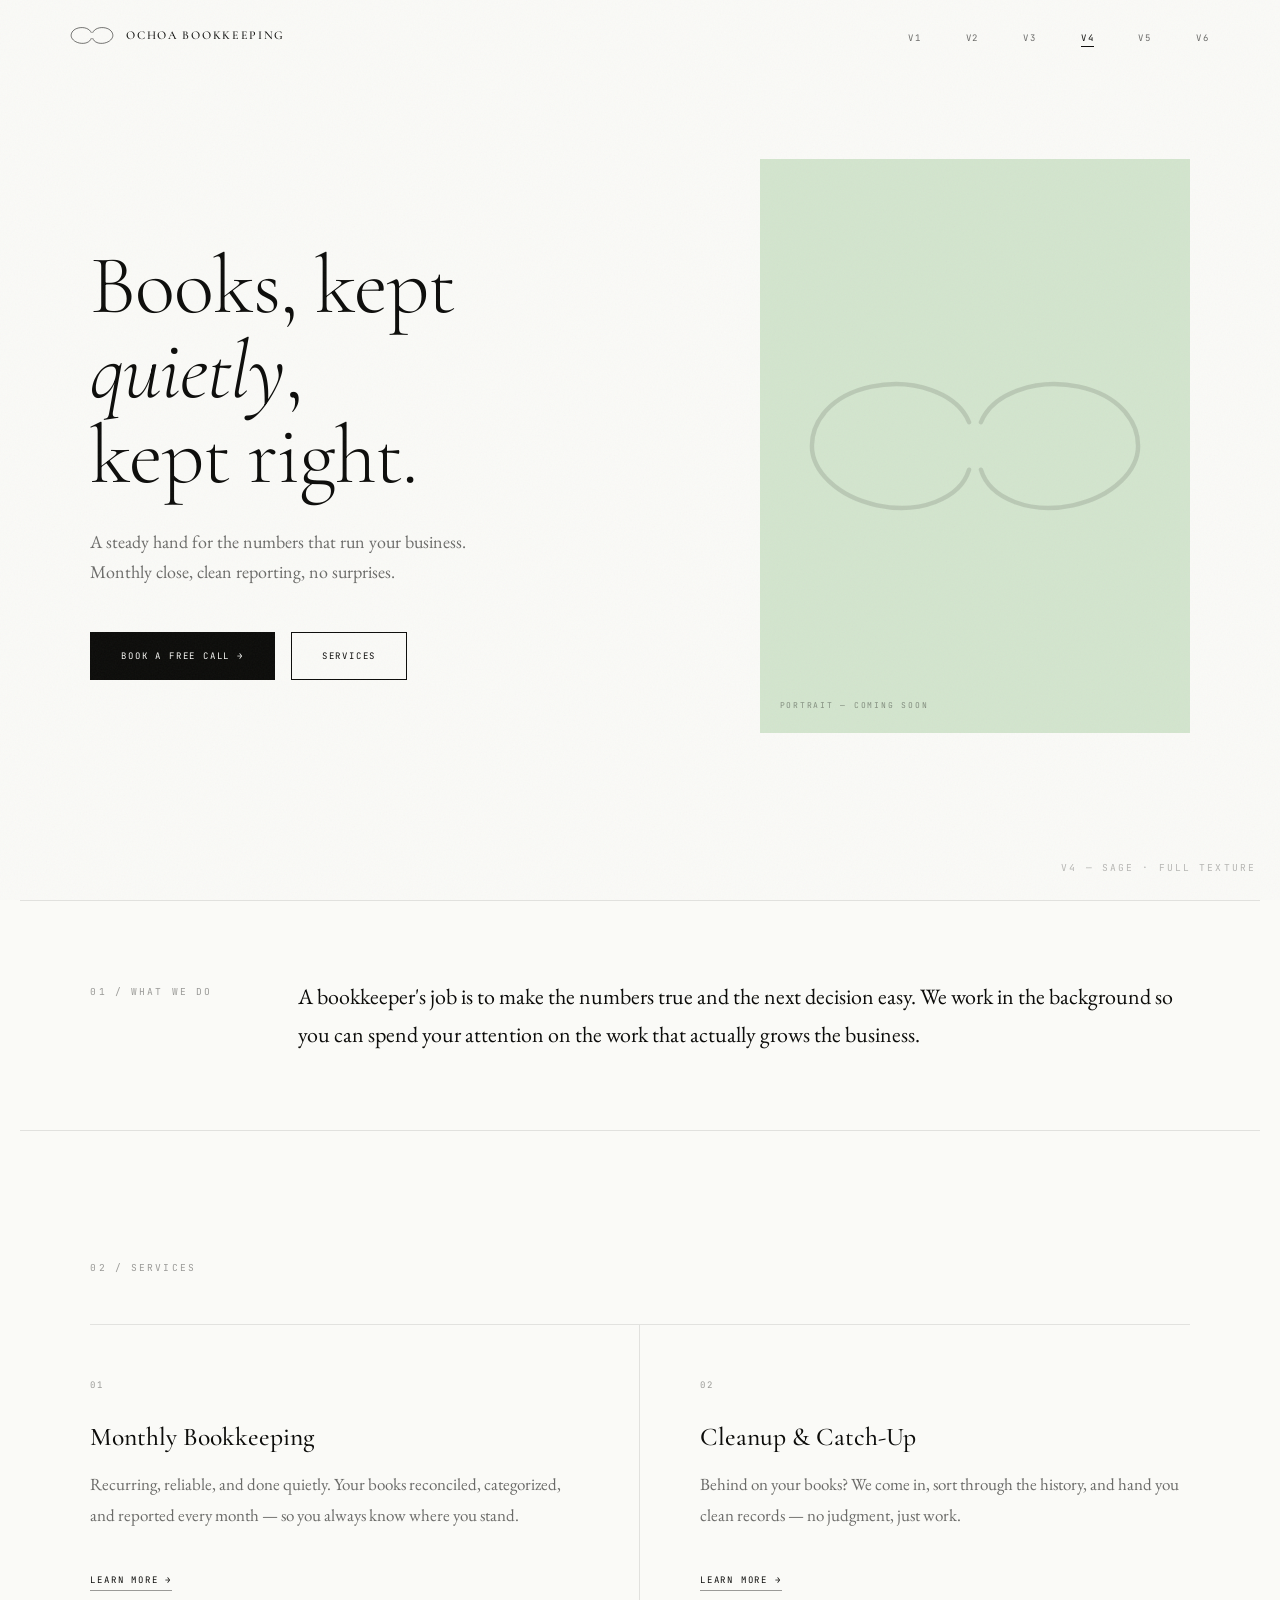
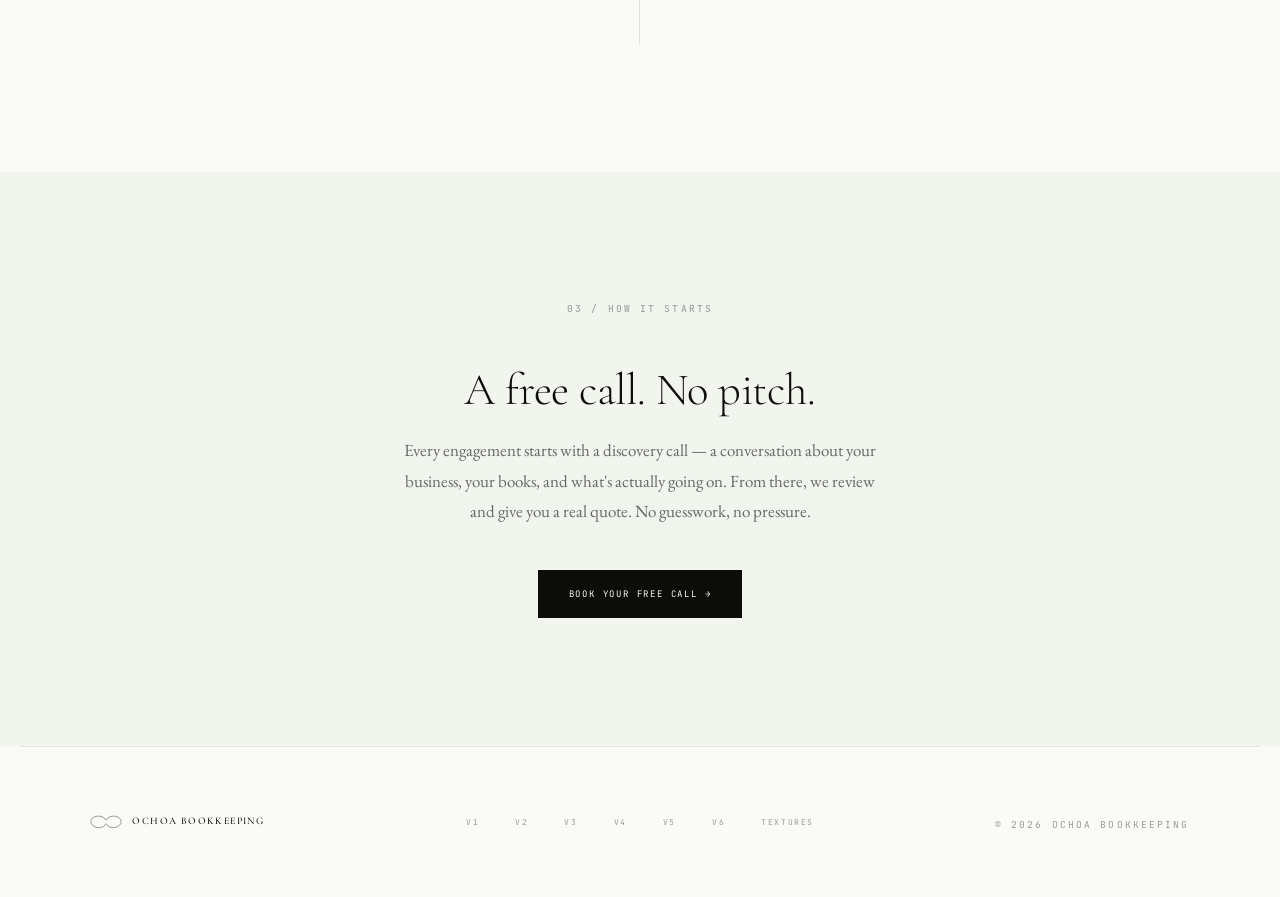
<file: v4.html>
<!DOCTYPE html>
<html lang="en">
<head>
  <meta charset="UTF-8">
  <meta name="viewport" content="width=device-width, initial-scale=1.0">
  <title>V4 — Sage · Full Texture — Ochoa Bookkeeping</title>
  <link rel="preconnect" href="https://fonts.googleapis.com">
  <link rel="preconnect" href="https://fonts.gstatic.com" crossorigin>
  <link href="https://fonts.googleapis.com/css2?family=Cormorant+Garamond:ital,wght@0,300;0,400;0,500;0,600;1,300;1,400;1,500&family=EB+Garamond:ital,wght@0,400;0,500;1,400&family=JetBrains+Mono:wght@400;500&display=swap" rel="stylesheet">
  <link rel="stylesheet" href="style.css">
</head>
<body class="v-sage texture-full">

  <!-- NAV -->
  <nav class="nav">
    <a href="index.html" class="nav-logo">
      <svg class="logo-mark animated" viewBox="0 0 116 50" fill="none" xmlns="http://www.w3.org/2000/svg" aria-hidden="true">
        <path d="M56 17C52 7 37 2 23 5C9 8 3 17 3 25C3 33 11 42 25 45C39 48 53 43 56 33" stroke="currentColor" stroke-width="1.5" stroke-linecap="round" fill="none"/>
        <path d="M60 33C63 43 77 48 91 45C105 42 113 33 113 25C113 17 107 8 93 5C79 2 64 7 60 17" stroke="currentColor" stroke-width="1.5" stroke-linecap="round" fill="none"/>
      </svg>
      <span class="wordmark">Ochoa Bookkeeping</span>
    </a>

    <ul class="nav-links" role="list">
      <li><a href="index.html" title="Bone · White">V1</a></li>
      <li><a href="v2.html"    title="Sage · White">V2</a></li>
      <li><a href="v3.html"    title="Bone · White · Full Texture">V3</a></li>
      <li><a href="v4.html"    title="Sage · White · Full Texture">V4</a></li>
      <li><a href="v5.html"    title="Bone · White · Texture on White">V5</a></li>
      <li><a href="v6.html"    title="Sage · White · Texture on White">V6</a></li>
    </ul>

    <button class="nav-toggle" aria-label="Open menu">
      <span></span><span></span>
    </button>
  </nav>

  <!-- MOBILE MENU -->
  <div class="mobile-menu" role="dialog" aria-label="Version navigation">
    <a href="index.html">V1 — Bone · White</a>
    <a href="v2.html">V2 — Sage · White</a>
    <a href="v3.html">V3 — Bone · Full Texture</a>
    <a href="v4.html">V4 — Sage · Full Texture</a>
    <a href="v5.html">V5 — Bone · White Texture</a>
    <a href="v6.html">V6 — Sage · White Texture</a>
  </div>

  <!-- HERO -->
  <section class="hero">
    <div class="hero-text">
      <h1 class="display">Books, kept <em>quietly</em>,<br>kept right.</h1>
      <p class="hero-sub">A steady hand for the numbers that run your business. Monthly close, clean reporting, no surprises.</p>
      <div class="hero-actions">
        <a href="#" class="btn btn-primary">Book a Free Call →</a>
        <a href="#" class="btn btn-ghost">Services</a>
      </div>
    </div>
    <div class="hero-image">
      <div class="hero-img-box">
        <svg class="mark-bg logo-mark" viewBox="0 0 116 50" fill="none" aria-hidden="true">
          <path d="M56 17C52 7 37 2 23 5C9 8 3 17 3 25C3 33 11 42 25 45C39 48 53 43 56 33" stroke="currentColor" stroke-width="1.5" stroke-linecap="round" fill="none"/>
          <path d="M60 33C63 43 77 48 91 45C105 42 113 33 113 25C113 17 107 8 93 5C79 2 64 7 60 17" stroke="currentColor" stroke-width="1.5" stroke-linecap="round" fill="none"/>
        </svg>
        <span class="mono">Portrait — Coming Soon</span>
      </div>
    </div>
  </section>

  <!-- INTRO STRIP -->
  <div class="intro-strip reveal">
    <span class="label">01 / What we do</span>
    <p class="large-p">A bookkeeper's job is to make the numbers true and the next decision easy. We work in the background so you can spend your attention on the work that actually grows the business.</p>
  </div>

  <!-- SERVICES PREVIEW -->
  <section class="services-preview">
    <span class="label reveal">02 / Services</span>
    <div class="svc-cards">
      <div class="svc-card reveal">
        <span class="card-num">01</span>
        <h3>Monthly Bookkeeping</h3>
        <p>Recurring, reliable, and done quietly. Your books reconciled, categorized, and reported every month — so you always know where you stand.</p>
        <a href="#" class="link-arrow">Learn more →</a>
      </div>
      <div class="svc-card reveal reveal-d2">
        <span class="card-num">02</span>
        <h3>Cleanup &amp; Catch-Up</h3>
        <p>Behind on your books? We come in, sort through the history, and hand you clean records — no judgment, just work.</p>
        <a href="#" class="link-arrow">Learn more →</a>
      </div>
    </div>
  </section>

  <!-- PROCESS TEASER -->
  <section class="process-teaser">
    <span class="label reveal">03 / How it starts</span>
    <h2 class="reveal reveal-d1">A free call. No pitch.</h2>
    <p class="reveal reveal-d2">Every engagement starts with a discovery call — a conversation about your business, your books, and what's actually going on. From there, we review and give you a real quote. No guesswork, no pressure.</p>
    <a href="#" class="btn btn-primary reveal reveal-d3">Book your free call →</a>
  </section>

  <!-- FOOTER -->
  <footer class="site-footer">
    <div class="footer-logo">
      <svg class="logo-mark" viewBox="0 0 116 50" fill="none" aria-hidden="true">
        <path d="M56 17C52 7 37 2 23 5C9 8 3 17 3 25C3 33 11 42 25 45C39 48 53 43 56 33" stroke="currentColor" stroke-width="1.5" stroke-linecap="round" fill="none"/>
        <path d="M60 33C63 43 77 48 91 45C105 42 113 33 113 25C113 17 107 8 93 5C79 2 64 7 60 17" stroke="currentColor" stroke-width="1.5" stroke-linecap="round" fill="none"/>
      </svg>
      <span class="wordmark">Ochoa Bookkeeping</span>
    </div>
    <nav class="footer-nav" aria-label="Version navigation">
      <a href="index.html">V1</a>
      <a href="v2.html">V2</a>
      <a href="v3.html">V3</a>
      <a href="v4.html">V4</a>
      <a href="v5.html">V5</a>
      <a href="v6.html">V6</a>
      <a href="textures.html">Textures</a>
    </nav>
    <div class="footer-copy">
      <span class="mono">© 2026 Ochoa Bookkeeping</span>
    </div>
  </footer>

  <div class="v-badge"><span class="mono">V4 — Sage · Full Texture</span></div>
  <script src="script.js"></script>
</body>
</html>
</file>
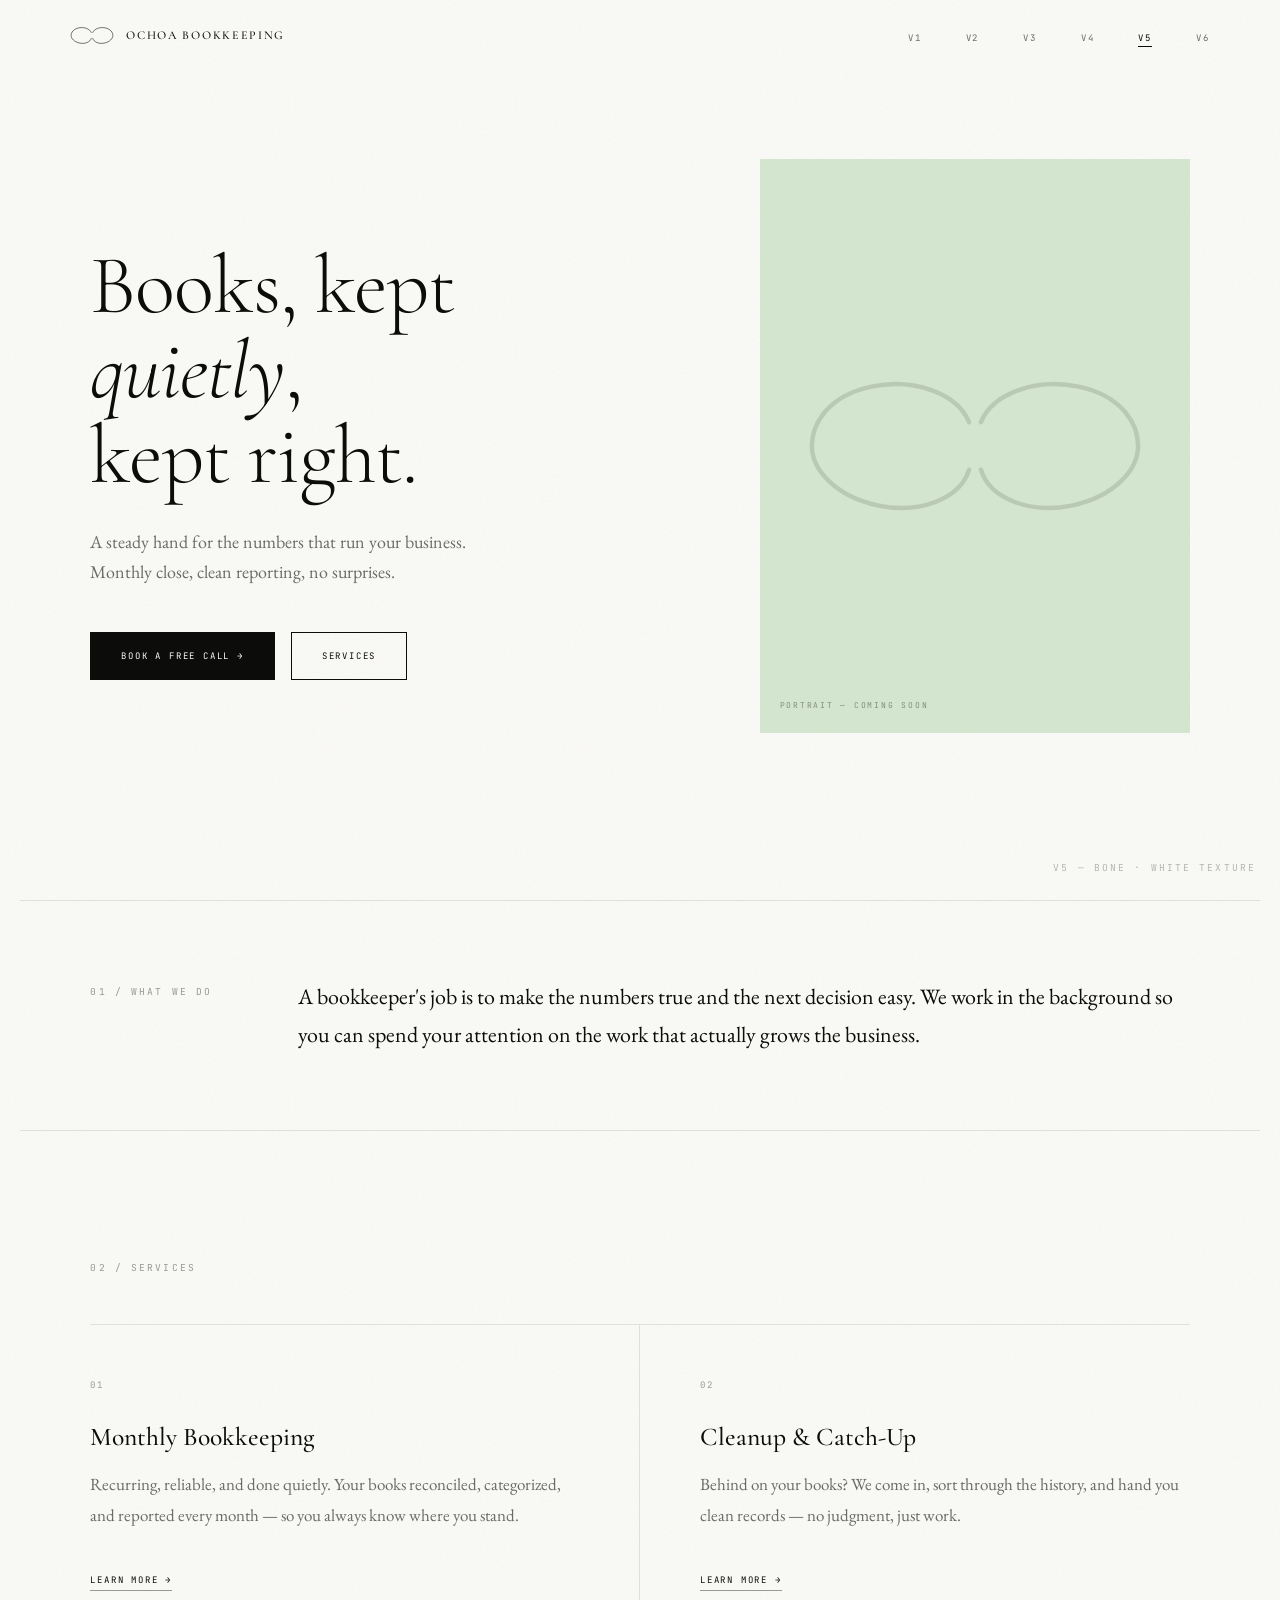
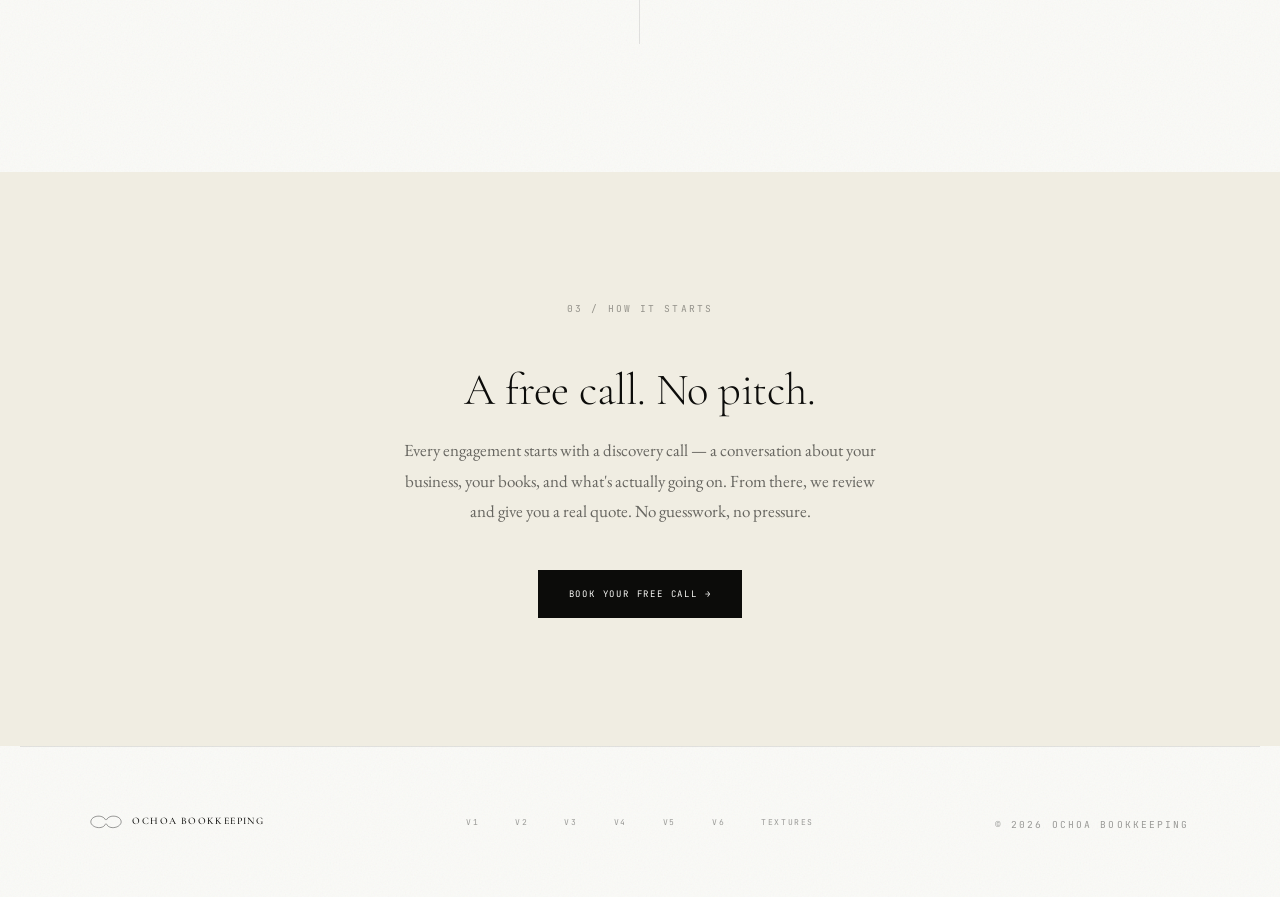
<file: v5.html>
<!DOCTYPE html>
<html lang="en">
<head>
  <meta charset="UTF-8">
  <meta name="viewport" content="width=device-width, initial-scale=1.0">
  <title>V5 — Bone · White Texture — Ochoa Bookkeeping</title>
  <link rel="preconnect" href="https://fonts.googleapis.com">
  <link rel="preconnect" href="https://fonts.gstatic.com" crossorigin>
  <link href="https://fonts.googleapis.com/css2?family=Cormorant+Garamond:ital,wght@0,300;0,400;0,500;0,600;1,300;1,400;1,500&family=EB+Garamond:ital,wght@0,400;0,500;1,400&family=JetBrains+Mono:wght@400;500&display=swap" rel="stylesheet">
  <link rel="stylesheet" href="style.css">
</head>
<body class="texture-white">

  <!-- NAV -->
  <nav class="nav">
    <a href="index.html" class="nav-logo">
      <svg class="logo-mark animated" viewBox="0 0 116 50" fill="none" xmlns="http://www.w3.org/2000/svg" aria-hidden="true">
        <path d="M56 17C52 7 37 2 23 5C9 8 3 17 3 25C3 33 11 42 25 45C39 48 53 43 56 33" stroke="currentColor" stroke-width="1.5" stroke-linecap="round" fill="none"/>
        <path d="M60 33C63 43 77 48 91 45C105 42 113 33 113 25C113 17 107 8 93 5C79 2 64 7 60 17" stroke="currentColor" stroke-width="1.5" stroke-linecap="round" fill="none"/>
      </svg>
      <span class="wordmark">Ochoa Bookkeeping</span>
    </a>

    <ul class="nav-links" role="list">
      <li><a href="index.html" title="Bone · White">V1</a></li>
      <li><a href="v2.html"    title="Sage · White">V2</a></li>
      <li><a href="v3.html"    title="Bone · White · Full Texture">V3</a></li>
      <li><a href="v4.html"    title="Sage · White · Full Texture">V4</a></li>
      <li><a href="v5.html"    title="Bone · White · Texture on White">V5</a></li>
      <li><a href="v6.html"    title="Sage · White · Texture on White">V6</a></li>
    </ul>

    <button class="nav-toggle" aria-label="Open menu">
      <span></span><span></span>
    </button>
  </nav>

  <!-- MOBILE MENU -->
  <div class="mobile-menu" role="dialog" aria-label="Version navigation">
    <a href="index.html">V1 — Bone · White</a>
    <a href="v2.html">V2 — Sage · White</a>
    <a href="v3.html">V3 — Bone · Full Texture</a>
    <a href="v4.html">V4 — Sage · Full Texture</a>
    <a href="v5.html">V5 — Bone · White Texture</a>
    <a href="v6.html">V6 — Sage · White Texture</a>
  </div>

  <!-- HERO -->
  <section class="hero">
    <div class="hero-text">
      <h1 class="display">Books, kept <em>quietly</em>,<br>kept right.</h1>
      <p class="hero-sub">A steady hand for the numbers that run your business. Monthly close, clean reporting, no surprises.</p>
      <div class="hero-actions">
        <a href="#" class="btn btn-primary">Book a Free Call →</a>
        <a href="#" class="btn btn-ghost">Services</a>
      </div>
    </div>
    <div class="hero-image">
      <div class="hero-img-box">
        <svg class="mark-bg logo-mark" viewBox="0 0 116 50" fill="none" aria-hidden="true">
          <path d="M56 17C52 7 37 2 23 5C9 8 3 17 3 25C3 33 11 42 25 45C39 48 53 43 56 33" stroke="currentColor" stroke-width="1.5" stroke-linecap="round" fill="none"/>
          <path d="M60 33C63 43 77 48 91 45C105 42 113 33 113 25C113 17 107 8 93 5C79 2 64 7 60 17" stroke="currentColor" stroke-width="1.5" stroke-linecap="round" fill="none"/>
        </svg>
        <span class="mono">Portrait — Coming Soon</span>
      </div>
    </div>
  </section>

  <!-- INTRO STRIP -->
  <div class="intro-strip reveal">
    <span class="label">01 / What we do</span>
    <p class="large-p">A bookkeeper's job is to make the numbers true and the next decision easy. We work in the background so you can spend your attention on the work that actually grows the business.</p>
  </div>

  <!-- SERVICES PREVIEW -->
  <section class="services-preview">
    <span class="label reveal">02 / Services</span>
    <div class="svc-cards">
      <div class="svc-card reveal">
        <span class="card-num">01</span>
        <h3>Monthly Bookkeeping</h3>
        <p>Recurring, reliable, and done quietly. Your books reconciled, categorized, and reported every month — so you always know where you stand.</p>
        <a href="#" class="link-arrow">Learn more →</a>
      </div>
      <div class="svc-card reveal reveal-d2">
        <span class="card-num">02</span>
        <h3>Cleanup &amp; Catch-Up</h3>
        <p>Behind on your books? We come in, sort through the history, and hand you clean records — no judgment, just work.</p>
        <a href="#" class="link-arrow">Learn more →</a>
      </div>
    </div>
  </section>

  <!-- PROCESS TEASER -->
  <section class="process-teaser">
    <span class="label reveal">03 / How it starts</span>
    <h2 class="reveal reveal-d1">A free call. No pitch.</h2>
    <p class="reveal reveal-d2">Every engagement starts with a discovery call — a conversation about your business, your books, and what's actually going on. From there, we review and give you a real quote. No guesswork, no pressure.</p>
    <a href="#" class="btn btn-primary reveal reveal-d3">Book your free call →</a>
  </section>

  <!-- FOOTER -->
  <footer class="site-footer">
    <div class="footer-logo">
      <svg class="logo-mark" viewBox="0 0 116 50" fill="none" aria-hidden="true">
        <path d="M56 17C52 7 37 2 23 5C9 8 3 17 3 25C3 33 11 42 25 45C39 48 53 43 56 33" stroke="currentColor" stroke-width="1.5" stroke-linecap="round" fill="none"/>
        <path d="M60 33C63 43 77 48 91 45C105 42 113 33 113 25C113 17 107 8 93 5C79 2 64 7 60 17" stroke="currentColor" stroke-width="1.5" stroke-linecap="round" fill="none"/>
      </svg>
      <span class="wordmark">Ochoa Bookkeeping</span>
    </div>
    <nav class="footer-nav" aria-label="Version navigation">
      <a href="index.html">V1</a>
      <a href="v2.html">V2</a>
      <a href="v3.html">V3</a>
      <a href="v4.html">V4</a>
      <a href="v5.html">V5</a>
      <a href="v6.html">V6</a>
      <a href="textures.html">Textures</a>
    </nav>
    <div class="footer-copy">
      <span class="mono">© 2026 Ochoa Bookkeeping</span>
    </div>
  </footer>

  <div class="v-badge"><span class="mono">V5 — Bone · White Texture</span></div>
  <script src="script.js"></script>
</body>
</html>
</file>
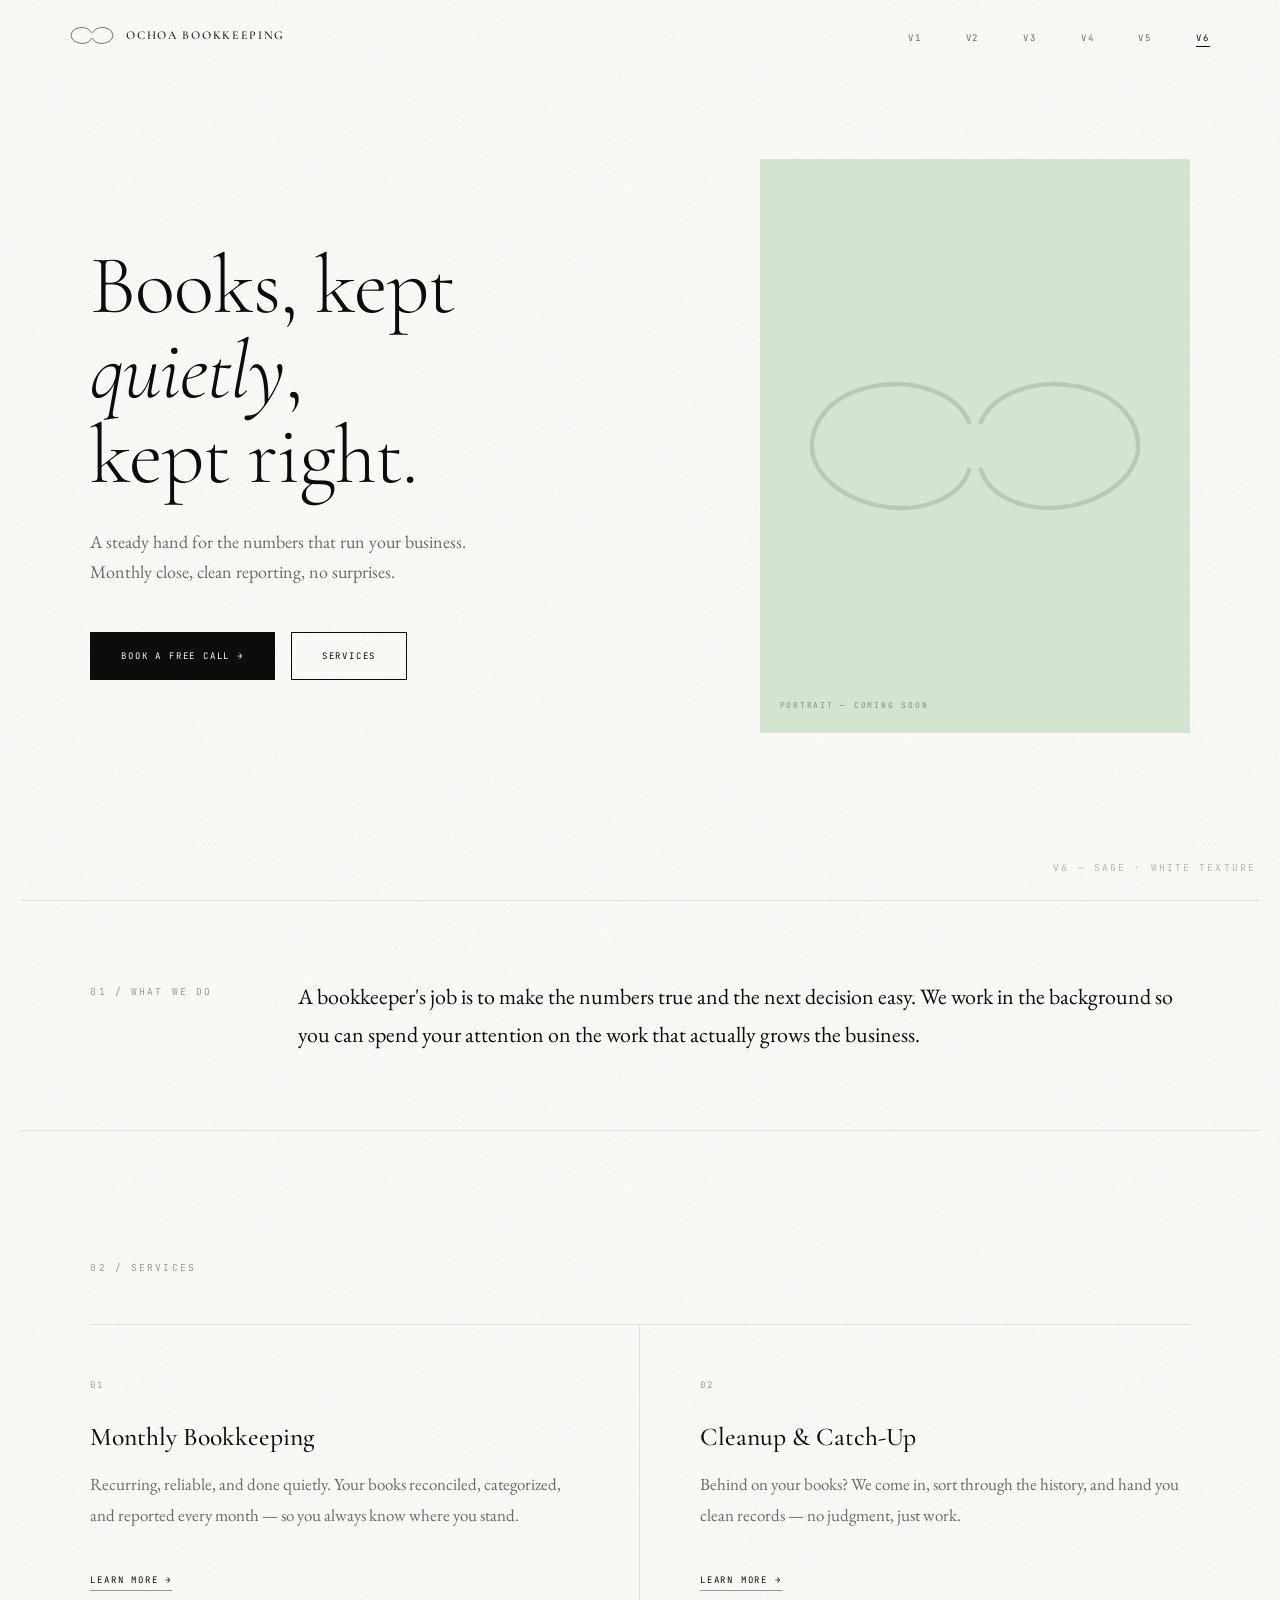
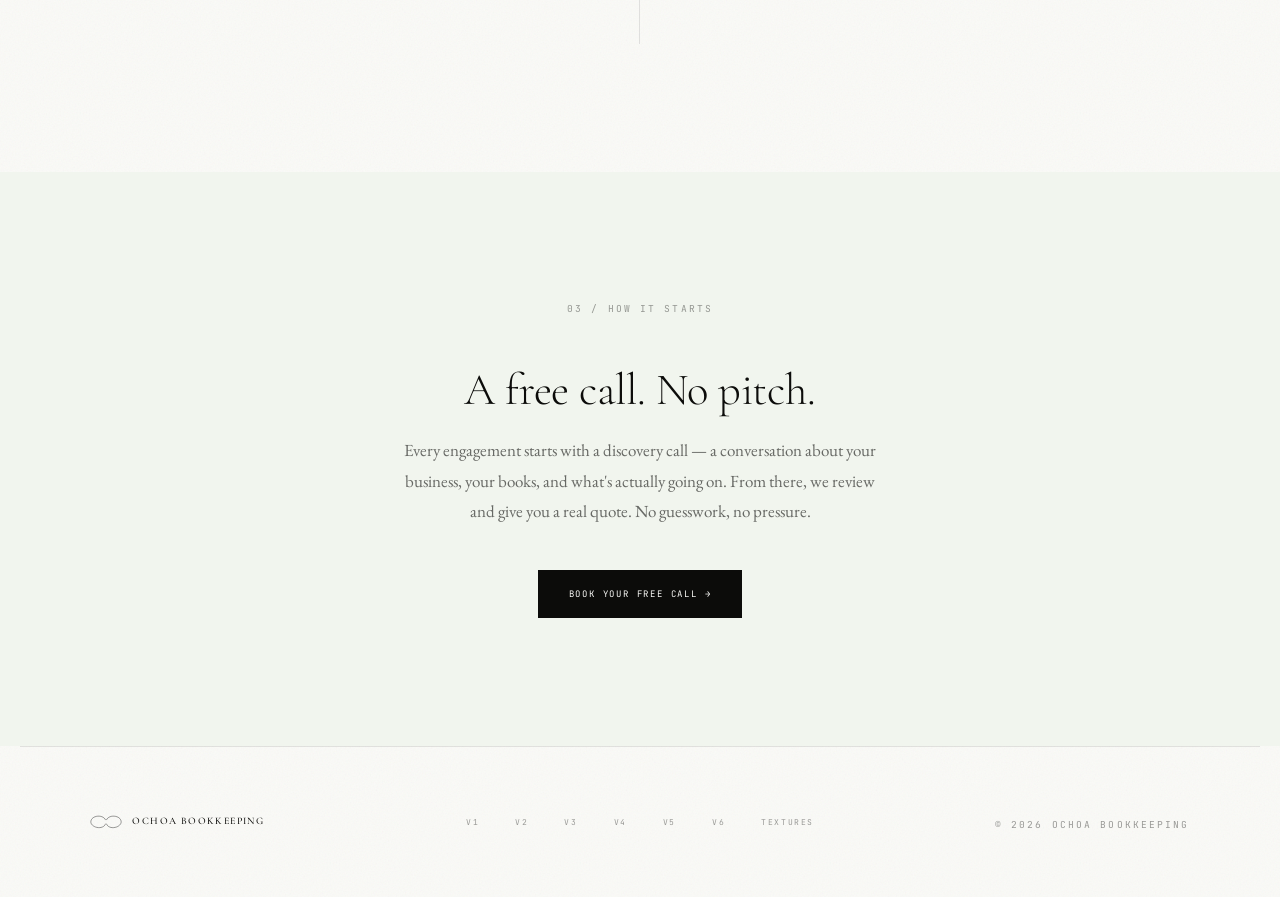
<file: v6.html>
<!DOCTYPE html>
<html lang="en">
<head>
  <meta charset="UTF-8">
  <meta name="viewport" content="width=device-width, initial-scale=1.0">
  <title>V6 — Sage · White Texture — Ochoa Bookkeeping</title>
  <link rel="preconnect" href="https://fonts.googleapis.com">
  <link rel="preconnect" href="https://fonts.gstatic.com" crossorigin>
  <link href="https://fonts.googleapis.com/css2?family=Cormorant+Garamond:ital,wght@0,300;0,400;0,500;0,600;1,300;1,400;1,500&family=EB+Garamond:ital,wght@0,400;0,500;1,400&family=JetBrains+Mono:wght@400;500&display=swap" rel="stylesheet">
  <link rel="stylesheet" href="style.css">
</head>
<body class="v-sage texture-white">

  <!-- NAV -->
  <nav class="nav">
    <a href="index.html" class="nav-logo">
      <svg class="logo-mark animated" viewBox="0 0 116 50" fill="none" xmlns="http://www.w3.org/2000/svg" aria-hidden="true">
        <path d="M56 17C52 7 37 2 23 5C9 8 3 17 3 25C3 33 11 42 25 45C39 48 53 43 56 33" stroke="currentColor" stroke-width="1.5" stroke-linecap="round" fill="none"/>
        <path d="M60 33C63 43 77 48 91 45C105 42 113 33 113 25C113 17 107 8 93 5C79 2 64 7 60 17" stroke="currentColor" stroke-width="1.5" stroke-linecap="round" fill="none"/>
      </svg>
      <span class="wordmark">Ochoa Bookkeeping</span>
    </a>

    <ul class="nav-links" role="list">
      <li><a href="index.html" title="Bone · White">V1</a></li>
      <li><a href="v2.html"    title="Sage · White">V2</a></li>
      <li><a href="v3.html"    title="Bone · White · Full Texture">V3</a></li>
      <li><a href="v4.html"    title="Sage · White · Full Texture">V4</a></li>
      <li><a href="v5.html"    title="Bone · White · Texture on White">V5</a></li>
      <li><a href="v6.html"    title="Sage · White · Texture on White">V6</a></li>
    </ul>

    <button class="nav-toggle" aria-label="Open menu">
      <span></span><span></span>
    </button>
  </nav>

  <!-- MOBILE MENU -->
  <div class="mobile-menu" role="dialog" aria-label="Version navigation">
    <a href="index.html">V1 — Bone · White</a>
    <a href="v2.html">V2 — Sage · White</a>
    <a href="v3.html">V3 — Bone · Full Texture</a>
    <a href="v4.html">V4 — Sage · Full Texture</a>
    <a href="v5.html">V5 — Bone · White Texture</a>
    <a href="v6.html">V6 — Sage · White Texture</a>
  </div>

  <!-- HERO -->
  <section class="hero">
    <div class="hero-text">
      <h1 class="display">Books, kept <em>quietly</em>,<br>kept right.</h1>
      <p class="hero-sub">A steady hand for the numbers that run your business. Monthly close, clean reporting, no surprises.</p>
      <div class="hero-actions">
        <a href="#" class="btn btn-primary">Book a Free Call →</a>
        <a href="#" class="btn btn-ghost">Services</a>
      </div>
    </div>
    <div class="hero-image">
      <div class="hero-img-box">
        <svg class="mark-bg logo-mark" viewBox="0 0 116 50" fill="none" aria-hidden="true">
          <path d="M56 17C52 7 37 2 23 5C9 8 3 17 3 25C3 33 11 42 25 45C39 48 53 43 56 33" stroke="currentColor" stroke-width="1.5" stroke-linecap="round" fill="none"/>
          <path d="M60 33C63 43 77 48 91 45C105 42 113 33 113 25C113 17 107 8 93 5C79 2 64 7 60 17" stroke="currentColor" stroke-width="1.5" stroke-linecap="round" fill="none"/>
        </svg>
        <span class="mono">Portrait — Coming Soon</span>
      </div>
    </div>
  </section>

  <!-- INTRO STRIP -->
  <div class="intro-strip reveal">
    <span class="label">01 / What we do</span>
    <p class="large-p">A bookkeeper's job is to make the numbers true and the next decision easy. We work in the background so you can spend your attention on the work that actually grows the business.</p>
  </div>

  <!-- SERVICES PREVIEW -->
  <section class="services-preview">
    <span class="label reveal">02 / Services</span>
    <div class="svc-cards">
      <div class="svc-card reveal">
        <span class="card-num">01</span>
        <h3>Monthly Bookkeeping</h3>
        <p>Recurring, reliable, and done quietly. Your books reconciled, categorized, and reported every month — so you always know where you stand.</p>
        <a href="#" class="link-arrow">Learn more →</a>
      </div>
      <div class="svc-card reveal reveal-d2">
        <span class="card-num">02</span>
        <h3>Cleanup &amp; Catch-Up</h3>
        <p>Behind on your books? We come in, sort through the history, and hand you clean records — no judgment, just work.</p>
        <a href="#" class="link-arrow">Learn more →</a>
      </div>
    </div>
  </section>

  <!-- PROCESS TEASER -->
  <section class="process-teaser">
    <span class="label reveal">03 / How it starts</span>
    <h2 class="reveal reveal-d1">A free call. No pitch.</h2>
    <p class="reveal reveal-d2">Every engagement starts with a discovery call — a conversation about your business, your books, and what's actually going on. From there, we review and give you a real quote. No guesswork, no pressure.</p>
    <a href="#" class="btn btn-primary reveal reveal-d3">Book your free call →</a>
  </section>

  <!-- FOOTER -->
  <footer class="site-footer">
    <div class="footer-logo">
      <svg class="logo-mark" viewBox="0 0 116 50" fill="none" aria-hidden="true">
        <path d="M56 17C52 7 37 2 23 5C9 8 3 17 3 25C3 33 11 42 25 45C39 48 53 43 56 33" stroke="currentColor" stroke-width="1.5" stroke-linecap="round" fill="none"/>
        <path d="M60 33C63 43 77 48 91 45C105 42 113 33 113 25C113 17 107 8 93 5C79 2 64 7 60 17" stroke="currentColor" stroke-width="1.5" stroke-linecap="round" fill="none"/>
      </svg>
      <span class="wordmark">Ochoa Bookkeeping</span>
    </div>
    <nav class="footer-nav" aria-label="Version navigation">
      <a href="index.html">V1</a>
      <a href="v2.html">V2</a>
      <a href="v3.html">V3</a>
      <a href="v4.html">V4</a>
      <a href="v5.html">V5</a>
      <a href="v6.html">V6</a>
      <a href="textures.html">Textures</a>
    </nav>
    <div class="footer-copy">
      <span class="mono">© 2026 Ochoa Bookkeeping</span>
    </div>
  </footer>

  <div class="v-badge"><span class="mono">V6 — Sage · White Texture</span></div>
  <script src="script.js"></script>
</body>
</html>
</file>
<file: style.css>
/* =============================================
   OCHOA BOOKKEEPING — style.css
   ============================================= */

/* === RESET === */
*, *::before, *::after {
  box-sizing: border-box;
  margin: 0;
  padding: 0;
}

html {
  scroll-behavior: smooth;
  -webkit-font-smoothing: antialiased;
  -moz-osx-font-smoothing: grayscale;
}

/* === TOKENS === */
:root {
  --paper:    #FAFAF7;
  --bone:     #F0EDE2;
  --sage-50:  #D3E5CE;
  --sage-100: #A8C9A2;
  --ink:      #0C0C0A;
  --ink-60:   rgba(12, 12, 10, 0.60);
  --ink-40:   rgba(12, 12, 10, 0.40);
  --ink-10:   rgba(12, 12, 10, 0.10);
  --ink-06:   rgba(12, 12, 10, 0.06);

  --font-display: 'Cormorant Garamond', Georgia, serif;
  --font-body:    'EB Garamond', Georgia, serif;
  --font-mono:    'JetBrains Mono', 'Courier New', monospace;

  --nav-h:  72px;
  --max-w:  1240px;
  --gut:    clamp(24px, 5.5vw, 88px);
  --section-pad: clamp(72px, 10vw, 144px);
}

/* === BASE === */
body {
  background-color: var(--paper);
  color: var(--ink);
  font-family: var(--font-body);
  font-size: 1.0625rem;
  line-height: 1.78;
}

img { display: block; max-width: 100%; }
a   { color: inherit; text-decoration: none; }

/* === TYPOGRAPHY === */
.display {
  font-family: var(--font-display);
  font-weight: 300;
  font-size: clamp(3.25rem, 6.5vw, 7.5rem);
  letter-spacing: -0.012em;
  line-height: 1.02;
}
.display em {
  font-style: italic;
  font-weight: 300;
}

h1 {
  font-family: var(--font-display);
  font-weight: 400;
  font-size: clamp(2.5rem, 4.5vw, 5rem);
  letter-spacing: -0.007em;
  line-height: 1.08;
}

h2 {
  font-family: var(--font-display);
  font-weight: 300;
  font-size: clamp(2rem, 3.5vw, 3.75rem);
  letter-spacing: -0.005em;
  line-height: 1.12;
}

h3 {
  font-family: var(--font-display);
  font-weight: 500;
  font-size: clamp(1.25rem, 2vw, 1.875rem);
  line-height: 1.25;
}

p {
  font-family: var(--font-body);
  font-size: 1.0625rem;
  line-height: 1.78;
  color: var(--ink-60);
}

.large-p {
  font-size: clamp(1.125rem, 1.8vw, 1.375rem);
  color: var(--ink);
  line-height: 1.72;
}

.mono {
  font-family: var(--font-mono);
  font-size: 0.6rem;
  letter-spacing: 0.22em;
  text-transform: uppercase;
  color: var(--ink-40);
}

.label {
  font-family: var(--font-mono);
  font-size: 0.6rem;
  letter-spacing: 0.22em;
  text-transform: uppercase;
  color: var(--ink-40);
  display: block;
  margin-bottom: 48px;
}

/* === BUTTONS === */
.btn {
  display: inline-block;
  font-family: var(--font-mono);
  font-size: 0.5625rem;
  letter-spacing: 0.2em;
  text-transform: uppercase;
  padding: 15px 30px;
  border: 1px solid var(--ink);
  cursor: pointer;
  transition: background-color 0.25s ease, color 0.25s ease;
  white-space: nowrap;
}

.btn-primary {
  background: var(--ink);
  color: var(--paper);
}
.btn-primary:hover {
  background: transparent;
  color: var(--ink);
}

.btn-ghost {
  background: transparent;
  color: var(--ink);
}
.btn-ghost:hover {
  background: var(--ink);
  color: var(--paper);
}

.link-arrow {
  font-family: var(--font-mono);
  font-size: 0.5625rem;
  letter-spacing: 0.2em;
  text-transform: uppercase;
  color: var(--ink);
  border-bottom: 1px solid var(--ink-40);
  padding-bottom: 2px;
  transition: border-color 0.2s;
  display: inline-block;
}
.link-arrow:hover { border-color: var(--ink); }

/* === DIVIDER === */
.rule { height: 1px; background: var(--ink-10); border: none; }

/* === LOGO MARK SVG === */
.logo-mark {
  display: block;
  color: var(--ink);
}

/* Draw-in animation — only fires on elements with .animated class */
.logo-mark.animated path {
  stroke-dasharray: 280;
  stroke-dashoffset: 280;
  animation: draw-path 1.5s cubic-bezier(0.4, 0, 0.2, 1) forwards;
}
.logo-mark.animated path:nth-child(2) {
  animation-delay: 0.55s;
}

@keyframes draw-path {
  to { stroke-dashoffset: 0; }
}

/* === NAV === */
.nav {
  position: fixed;
  top: 0; left: 0; right: 0;
  height: var(--nav-h);
  display: flex;
  align-items: center;
  justify-content: space-between;
  padding: 0 var(--gut);
  z-index: 200;
  transition: background-color 0.35s ease, border-color 0.35s ease;
  border-bottom: 1px solid transparent;
}

.nav.scrolled {
  background: var(--paper);
  border-bottom-color: var(--ink-10);
}

.nav-logo {
  display: flex;
  align-items: center;
  gap: 12px;
}

.nav-logo .logo-mark { width: 44px; height: auto; }

.wordmark {
  font-family: var(--font-display);
  font-weight: 500;
  font-size: 0.75rem;
  letter-spacing: 0.14em;
  text-transform: uppercase;
  color: var(--ink);
}

.nav-links {
  display: flex;
  gap: 44px;
  list-style: none;
}

.nav-links a {
  font-family: var(--font-mono);
  font-size: 0.5625rem;
  letter-spacing: 0.2em;
  text-transform: uppercase;
  color: var(--ink-60);
  transition: color 0.2s;
  position: relative;
}
.nav-links a:hover,
.nav-links a.active { color: var(--ink); }

.nav-links a.active::after {
  content: '';
  position: absolute;
  bottom: -3px;
  left: 0; right: 0;
  height: 1px;
  background: var(--ink);
}

/* === MOBILE TOGGLE === */
.nav-toggle {
  display: none;
  flex-direction: column;
  gap: 5px;
  background: none;
  border: none;
  cursor: pointer;
  padding: 6px;
  z-index: 300;
}

.nav-toggle span {
  display: block;
  width: 22px;
  height: 1px;
  background: var(--ink);
  transition: transform 0.3s ease, opacity 0.3s ease;
  transform-origin: center;
}

.nav-toggle.open span:nth-child(1) { transform: translateY(6px) rotate(45deg); }
.nav-toggle.open span:nth-child(2) { transform: translateY(-6px) rotate(-45deg); }

/* === MOBILE MENU === */
.mobile-menu {
  display: none;
  position: fixed;
  inset: 0;
  background: var(--paper);
  z-index: 199;
  flex-direction: column;
  align-items: center;
  justify-content: center;
  gap: 36px;
}
.mobile-menu.open { display: flex; }

.mobile-menu a {
  font-family: var(--font-display);
  font-weight: 300;
  font-size: clamp(2rem, 6vw, 3rem);
  letter-spacing: 0.04em;
  color: var(--ink);
  transition: opacity 0.2s;
}
.mobile-menu a:hover { opacity: 0.5; }

/* === HERO === */
.hero {
  min-height: 100svh;
  display: grid;
  grid-template-columns: 1fr 1fr;
  align-items: center;
  gap: 48px;
  padding-top: var(--nav-h);
  padding-left: var(--gut);
  padding-right: var(--gut);
  padding-bottom: 80px;
  max-width: var(--max-w);
  margin: 0 auto;
}

.hero-text {
  padding-top: 32px;
}

.hero-text .display {
  margin-bottom: 28px;
  opacity: 0;
  animation: fade-up 1s cubic-bezier(0.4, 0, 0.2, 1) 0.2s forwards;
}

.hero-sub {
  font-size: 1.125rem;
  line-height: 1.7;
  color: var(--ink-60);
  max-width: 380px;
  margin-bottom: 44px;
  opacity: 0;
  animation: fade-up 1s cubic-bezier(0.4, 0, 0.2, 1) 0.45s forwards;
}

.hero-actions {
  display: flex;
  gap: 16px;
  align-items: center;
  flex-wrap: wrap;
  opacity: 0;
  animation: fade-up 1s cubic-bezier(0.4, 0, 0.2, 1) 0.65s forwards;
}

@keyframes fade-up {
  from { opacity: 0; transform: translateY(18px); }
  to   { opacity: 1; transform: translateY(0); }
}

/* Hero image */
.hero-image {
  display: flex;
  justify-content: flex-end;
  opacity: 0;
  animation: fade-in 1.4s ease 0.4s forwards;
}

@keyframes fade-in {
  to { opacity: 1; }
}

.hero-img-box {
  width: 100%;
  max-width: 430px;
  aspect-ratio: 3 / 4;
  background: var(--sage-50);
  position: relative;
  overflow: hidden;
  display: flex;
  align-items: flex-end;
  padding: 20px 20px;
}

.hero-img-box img {
  position: absolute;
  inset: 0;
  width: 100%;
  height: 100%;
  object-fit: cover;
}

.hero-img-box .mark-bg {
  position: absolute;
  top: 50%;
  left: 50%;
  transform: translate(-50%, -50%);
  width: 80%;
  height: auto;
  opacity: 0.12;
  color: var(--ink);
}

.hero-img-box .mono {
  position: relative;
  z-index: 1;
  font-size: 0.5rem;
}

/* === INTRO STRIP === */
.intro-strip {
  border-top: 1px solid var(--ink-10);
  border-bottom: 1px solid var(--ink-10);
  padding: clamp(48px, 6vw, 88px) var(--gut);
  max-width: var(--max-w);
  margin: 0 auto;
  display: grid;
  grid-template-columns: 160px 1fr;
  gap: 48px;
  align-items: center;
}

/* === SERVICES PREVIEW === */
.services-preview {
  padding: var(--section-pad) var(--gut);
  max-width: var(--max-w);
  margin: 0 auto;
}

.svc-cards {
  border-top: 1px solid var(--ink-10);
  display: grid;
  grid-template-columns: 1fr 1fr;
}

.svc-card {
  padding: 52px 0;
  position: relative;
}

.svc-card:first-child {
  padding-right: 60px;
  border-right: 1px solid var(--ink-10);
}

.svc-card:last-child {
  padding-left: 60px;
}

.card-num {
  font-family: var(--font-mono);
  font-size: 0.5625rem;
  letter-spacing: 0.22em;
  color: var(--ink-40);
  display: block;
  margin-bottom: 28px;
}

.svc-card h3 { margin-bottom: 16px; }
.svc-card p  { margin-bottom: 32px; }

/* === PROCESS TEASER === */
.process-teaser {
  background: var(--bone);
  padding: var(--section-pad) var(--gut);
  text-align: center;
}

.process-teaser h2 {
  max-width: 560px;
  margin: 0 auto 20px;
}

.process-teaser p {
  max-width: 480px;
  margin: 0 auto 44px;
}

/* === PAGE HERO (inner pages) === */
.page-hero {
  padding-top: calc(var(--nav-h) + clamp(56px, 7vw, 96px));
  padding-bottom: clamp(48px, 5vw, 72px);
  padding-left: var(--gut);
  padding-right: var(--gut);
  max-width: var(--max-w);
  margin: 0 auto;
  border-bottom: 1px solid var(--ink-10);
}

.page-hero .label { margin-bottom: 24px; }

.page-hero h1 {
  max-width: 680px;
  margin-top: 16px;
}

.page-hero .page-tagline {
  max-width: 520px;
  margin-top: 20px;
  font-size: 1.125rem;
  color: var(--ink-60);
}

/* === SERVICES PAGE === */
.svc-detail {
  padding: var(--section-pad) var(--gut);
  max-width: var(--max-w);
  margin: 0 auto;
  display: grid;
  grid-template-columns: 1fr 1fr;
  gap: 80px;
  align-items: start;
  border-bottom: 1px solid var(--ink-10);
}

.svc-ghost-num {
  font-family: var(--font-display);
  font-size: clamp(6rem, 10vw, 11rem);
  font-weight: 300;
  color: var(--ink-06);
  line-height: 1;
  margin-bottom: -32px;
  letter-spacing: -0.02em;
}

.svc-detail h2 { margin-bottom: 20px; }

.svc-detail > div > p { margin-bottom: 16px; }

.includes-list {
  list-style: none;
  margin-top: 36px;
}

.includes-list .label { margin-bottom: 16px; }

.includes-list li {
  font-family: var(--font-body);
  font-size: 1rem;
  color: var(--ink-60);
  padding: 12px 0;
  border-bottom: 1px solid var(--ink-06);
  display: flex;
  align-items: baseline;
  gap: 14px;
}

.includes-list li::before {
  content: '—';
  color: var(--ink-40);
  flex-shrink: 0;
  font-family: var(--font-mono);
  font-size: 0.5rem;
}

.svc-quote-note {
  margin-top: 36px;
  padding: 24px 28px;
  background: var(--sage-50);
  display: flex;
  align-items: baseline;
  gap: 14px;
}

.svc-quote-note span {
  font-family: var(--font-body);
  font-size: 0.9375rem;
  color: var(--ink);
  line-height: 1.6;
}

/* Svc detail right col visual */
.svc-visual {
  position: sticky;
  top: calc(var(--nav-h) + 40px);
  display: flex;
  flex-direction: column;
  gap: 2px;
}

.svc-visual-box {
  background: var(--sage-50);
  aspect-ratio: 4 / 3;
  display: flex;
  align-items: center;
  justify-content: center;
  position: relative;
  overflow: hidden;
}

.svc-visual-box .mark-bg {
  width: 60%;
  opacity: 0.14;
  color: var(--ink);
}

/* === DISCOVERY CTA === */
.discovery-cta {
  background: var(--ink);
  color: var(--paper);
  padding: var(--section-pad) var(--gut);
  text-align: center;
}

.discovery-cta h2 {
  color: var(--paper);
  max-width: 560px;
  margin: 0 auto 20px;
}

.discovery-cta p {
  color: rgba(250, 250, 247, 0.65);
  max-width: 460px;
  margin: 0 auto 44px;
}

.discovery-cta .btn-primary {
  background: var(--paper);
  color: var(--ink);
  border-color: var(--paper);
}

.discovery-cta .btn-primary:hover {
  background: transparent;
  color: var(--paper);
}

/* === APPROACH PAGE === */
.about-grid {
  padding: var(--section-pad) var(--gut);
  max-width: var(--max-w);
  margin: 0 auto;
  display: grid;
  grid-template-columns: 1fr 1fr;
  gap: 88px;
  align-items: start;
}

.about-photo-wrap {
  position: sticky;
  top: calc(var(--nav-h) + 40px);
}

.about-photo {
  background: var(--sage-50);
  aspect-ratio: 4 / 5;
  position: relative;
  overflow: hidden;
  display: flex;
  align-items: flex-end;
  padding: 20px;
}

.about-photo img {
  position: absolute;
  inset: 0;
  width: 100%;
  height: 100%;
  object-fit: cover;
}

.about-photo .mark-bg {
  position: absolute;
  top: 50%;
  left: 50%;
  transform: translate(-50%, -50%);
  width: 70%;
  opacity: 0.13;
  color: var(--ink);
}

.about-photo .mono {
  position: relative;
  z-index: 1;
  font-size: 0.5rem;
}

.about-name-block { margin-top: 20px; }

.about-name-block h3 {
  font-size: 1.125rem;
  margin-bottom: 2px;
}

.about-name-block .about-title {
  font-family: var(--font-mono);
  font-size: 0.5rem;
  letter-spacing: 0.22em;
  text-transform: uppercase;
  color: var(--ink-40);
}

.about-text { padding-top: 8px; }

.about-text h2 { margin-bottom: 32px; }

.about-text p {
  margin-bottom: 20px;
}

/* === PROCESS SECTION === */
.process-section {
  padding: var(--section-pad) var(--gut);
  max-width: var(--max-w);
  margin: 0 auto;
  background: var(--bone);
}

.process-steps {
  display: grid;
  grid-template-columns: repeat(3, 1fr);
  border-top: 1px solid var(--ink-10);
  margin-top: 60px;
}

.step {
  padding: 44px 44px 44px 0;
  position: relative;
}

.step:not(:last-child) {
  border-right: 1px solid var(--ink-10);
}

.step:not(:first-child) {
  padding-left: 44px;
  padding-right: 44px;
}

.step:last-child {
  padding-left: 44px;
  padding-right: 0;
}

.step-num {
  font-family: var(--font-mono);
  font-size: 0.5rem;
  letter-spacing: 0.22em;
  text-transform: uppercase;
  color: var(--ink-40);
  display: block;
  margin-bottom: 28px;
}

.step h3 {
  margin-bottom: 14px;
  font-size: 1.25rem;
}

.step p { font-size: 0.9375rem; }

/* === VALUES === */
.values-section {
  padding: var(--section-pad) var(--gut);
  max-width: var(--max-w);
  margin: 0 auto;
}

.values-grid {
  display: grid;
  grid-template-columns: repeat(3, 1fr);
  gap: 2px;
  margin-top: 60px;
  border-top: 1px solid var(--ink-10);
}

.value-item {
  padding: 44px 44px 44px 0;
}

.value-item:not(:first-child) {
  padding-left: 44px;
}

.value-item:not(:last-child) {
  border-right: 1px solid var(--ink-10);
}

.value-title {
  font-family: var(--font-display);
  font-weight: 500;
  font-size: 1.375rem;
  display: block;
  margin-bottom: 12px;
}

.value-subtitle {
  font-family: var(--font-mono);
  font-size: 0.5rem;
  letter-spacing: 0.22em;
  text-transform: uppercase;
  color: var(--ink-40);
  display: block;
  margin-bottom: 16px;
}

.value-item p { font-size: 0.9375rem; }

/* === CONTACT PAGE === */
.contact-grid {
  padding: var(--section-pad) var(--gut);
  max-width: var(--max-w);
  margin: 0 auto;
  display: grid;
  grid-template-columns: 1fr 1fr;
  gap: 88px;
  align-items: start;
}

/* Form */
.contact-form-wrap h2 { margin-bottom: 44px; }

.form-field { margin-bottom: 32px; }

.form-field label {
  display: block;
  font-family: var(--font-mono);
  font-size: 0.5rem;
  letter-spacing: 0.22em;
  text-transform: uppercase;
  color: var(--ink-60);
  margin-bottom: 10px;
}

.form-field input,
.form-field textarea {
  width: 100%;
  background: transparent;
  border: none;
  border-bottom: 1px solid rgba(12, 12, 10, 0.2);
  padding: 10px 0;
  font-family: var(--font-body);
  font-size: 1.0625rem;
  color: var(--ink);
  outline: none;
  transition: border-color 0.25s;
  -webkit-appearance: none;
  border-radius: 0;
}

.form-field input:focus,
.form-field textarea:focus {
  border-color: var(--ink);
}

.form-field textarea {
  resize: none;
  min-height: 128px;
  line-height: 1.7;
}

.form-success {
  padding: 40px;
  background: var(--sage-50);
  text-align: center;
}

.form-success .mono { margin-bottom: 12px; }

.form-success p {
  font-size: 1rem;
  color: var(--ink);
  line-height: 1.7;
}

/* Contact Info */
.contact-info { padding-top: 4px; }

.contact-info h3 { margin-bottom: 40px; }

.info-item { margin-bottom: 36px; }

.info-item .mono {
  display: block;
  margin-bottom: 8px;
}

.info-item a,
.info-item span {
  font-family: var(--font-body);
  font-size: 1rem;
  color: var(--ink);
  border-bottom: 1px solid var(--ink-40);
  padding-bottom: 1px;
  transition: border-color 0.2s;
  display: inline;
}

.info-item a:hover { border-color: var(--ink); }

.contact-note {
  margin-top: 44px;
  padding: 28px;
  background: var(--sage-50);
}

.contact-note p {
  font-size: 0.9375rem;
  color: var(--ink);
  line-height: 1.7;
}

/* === FOOTER === */
.site-footer {
  border-top: 1px solid var(--ink-10);
  padding: clamp(40px, 5vw, 60px) var(--gut);
  max-width: var(--max-w);
  margin: 0 auto;
  display: grid;
  grid-template-columns: 1fr auto 1fr;
  align-items: center;
  gap: 24px;
}

.footer-logo {
  display: flex;
  align-items: center;
  gap: 10px;
}

.footer-logo .logo-mark { width: 32px; }
.footer-logo .wordmark  { font-size: 0.625rem; }

.footer-nav {
  display: flex;
  gap: 36px;
  flex-wrap: wrap;
  justify-content: center;
}

.footer-nav a {
  font-family: var(--font-mono);
  font-size: 0.5rem;
  letter-spacing: 0.2em;
  text-transform: uppercase;
  color: var(--ink-40);
  transition: color 0.2s;
}
.footer-nav a:hover { color: var(--ink); }

.footer-copy {
  text-align: right;
}

/* === SCROLL REVEAL === */
.reveal {
  opacity: 0;
  transform: translateY(20px);
  transition: opacity 0.9s cubic-bezier(0.4, 0, 0.2, 1),
              transform 0.9s cubic-bezier(0.4, 0, 0.2, 1);
}

.reveal.visible {
  opacity: 1;
  transform: translateY(0);
}

.reveal-d1 { transition-delay: 0.1s; }
.reveal-d2 { transition-delay: 0.2s; }
.reveal-d3 { transition-delay: 0.3s; }
.reveal-d4 { transition-delay: 0.4s; }

/* === RESPONSIVE === */
@media (max-width: 900px) {
  .hero {
    grid-template-columns: 1fr;
    min-height: auto;
    padding-top: calc(var(--nav-h) + 48px);
    padding-bottom: 60px;
  }

  .hero-image { display: none; }

  .intro-strip {
    grid-template-columns: 1fr;
    gap: 20px;
  }

  .svc-cards {
    grid-template-columns: 1fr;
  }

  .svc-card:first-child {
    padding-right: 0;
    padding-bottom: 48px;
    border-right: none;
    border-bottom: 1px solid var(--ink-10);
  }

  .svc-card:last-child {
    padding-left: 0;
    padding-top: 48px;
  }

  .svc-detail {
    grid-template-columns: 1fr;
    gap: 48px;
  }

  .svc-visual { position: relative; top: auto; }

  .about-grid {
    grid-template-columns: 1fr;
    gap: 48px;
  }

  .about-photo-wrap { position: relative; top: auto; }

  .about-photo { aspect-ratio: 4 / 3; }

  .process-steps {
    grid-template-columns: 1fr;
  }

  .step, .step:not(:first-child), .step:last-child {
    padding: 40px 0;
    border-right: none;
    border-bottom: 1px solid var(--ink-10);
  }

  .step:last-child { border-bottom: none; }

  .values-grid {
    grid-template-columns: 1fr;
  }

  .value-item, .value-item:not(:first-child) {
    padding: 40px 0;
    border-right: none;
    border-bottom: 1px solid var(--ink-10);
  }

  .value-item:last-child { border-bottom: none; }

  .contact-grid {
    grid-template-columns: 1fr;
    gap: 60px;
  }

  .site-footer {
    grid-template-columns: 1fr;
    text-align: center;
    gap: 28px;
  }

  .footer-logo  { justify-content: center; }
  .footer-copy  { text-align: center; }

  .nav-links  { display: none; }
  .nav-toggle { display: flex; }
}

@media (max-width: 480px) {
  .hero-actions { flex-direction: column; align-items: flex-start; }
}


/* =============================================
   VERSION VARIANTS
   ============================================= */

/* V2, V4, V6 — Sage scheme */
body.v-sage {
  --bone: #F1F5EE;
}

/* Version badge */
.v-badge {
  position: fixed;
  bottom: 20px;
  right: 24px;
  z-index: 300;
  pointer-events: none;
  opacity: 0.7;
}

/* =============================================
   TEXTURES
   ============================================= */

:root {
  /* Full-page overlay texture (renders on top of everything) */
  --tex-overlay: url("data:image/svg+xml,%3Csvg xmlns='http://www.w3.org/2000/svg' width='300' height='300'%3E%3Cfilter id='n'%3E%3CfeTurbulence type='fractalNoise' baseFrequency='0.65' numOctaves='3' stitchTiles='stitch'/%3E%3C/filter%3E%3Crect width='300' height='300' filter='url(%23n)'/%3E%3C/svg%3E");

  /* White-section bg texture (lives in body background — covered by colored sections) */
  --tex-bg: url("data:image/svg+xml,%3Csvg xmlns='http://www.w3.org/2000/svg' width='250' height='250'%3E%3Cfilter id='n'%3E%3CfeTurbulence type='fractalNoise' baseFrequency='0.65' numOctaves='3' stitchTiles='stitch'/%3E%3C/filter%3E%3Crect width='250' height='250' filter='url(%23n)' opacity='0.055'/%3E%3C/svg%3E");
}

/* V3, V4 — Texture overlays entire page */
body.texture-full::after {
  content: '';
  position: fixed;
  inset: 0;
  background-image: var(--tex-overlay);
  background-size: 300px 300px;
  opacity: 0.042;
  pointer-events: none;
  z-index: 9997;
}

/* V5, V6 — Texture lives in body background.
   Colored sections (process-teaser etc.) have their own
   background-color, which completely covers the body background.
   So texture only shows where body background is visible = white/paper sections. */
body.texture-white {
  background-image: var(--tex-bg);
  background-size: 250px 250px;
}
</file>
